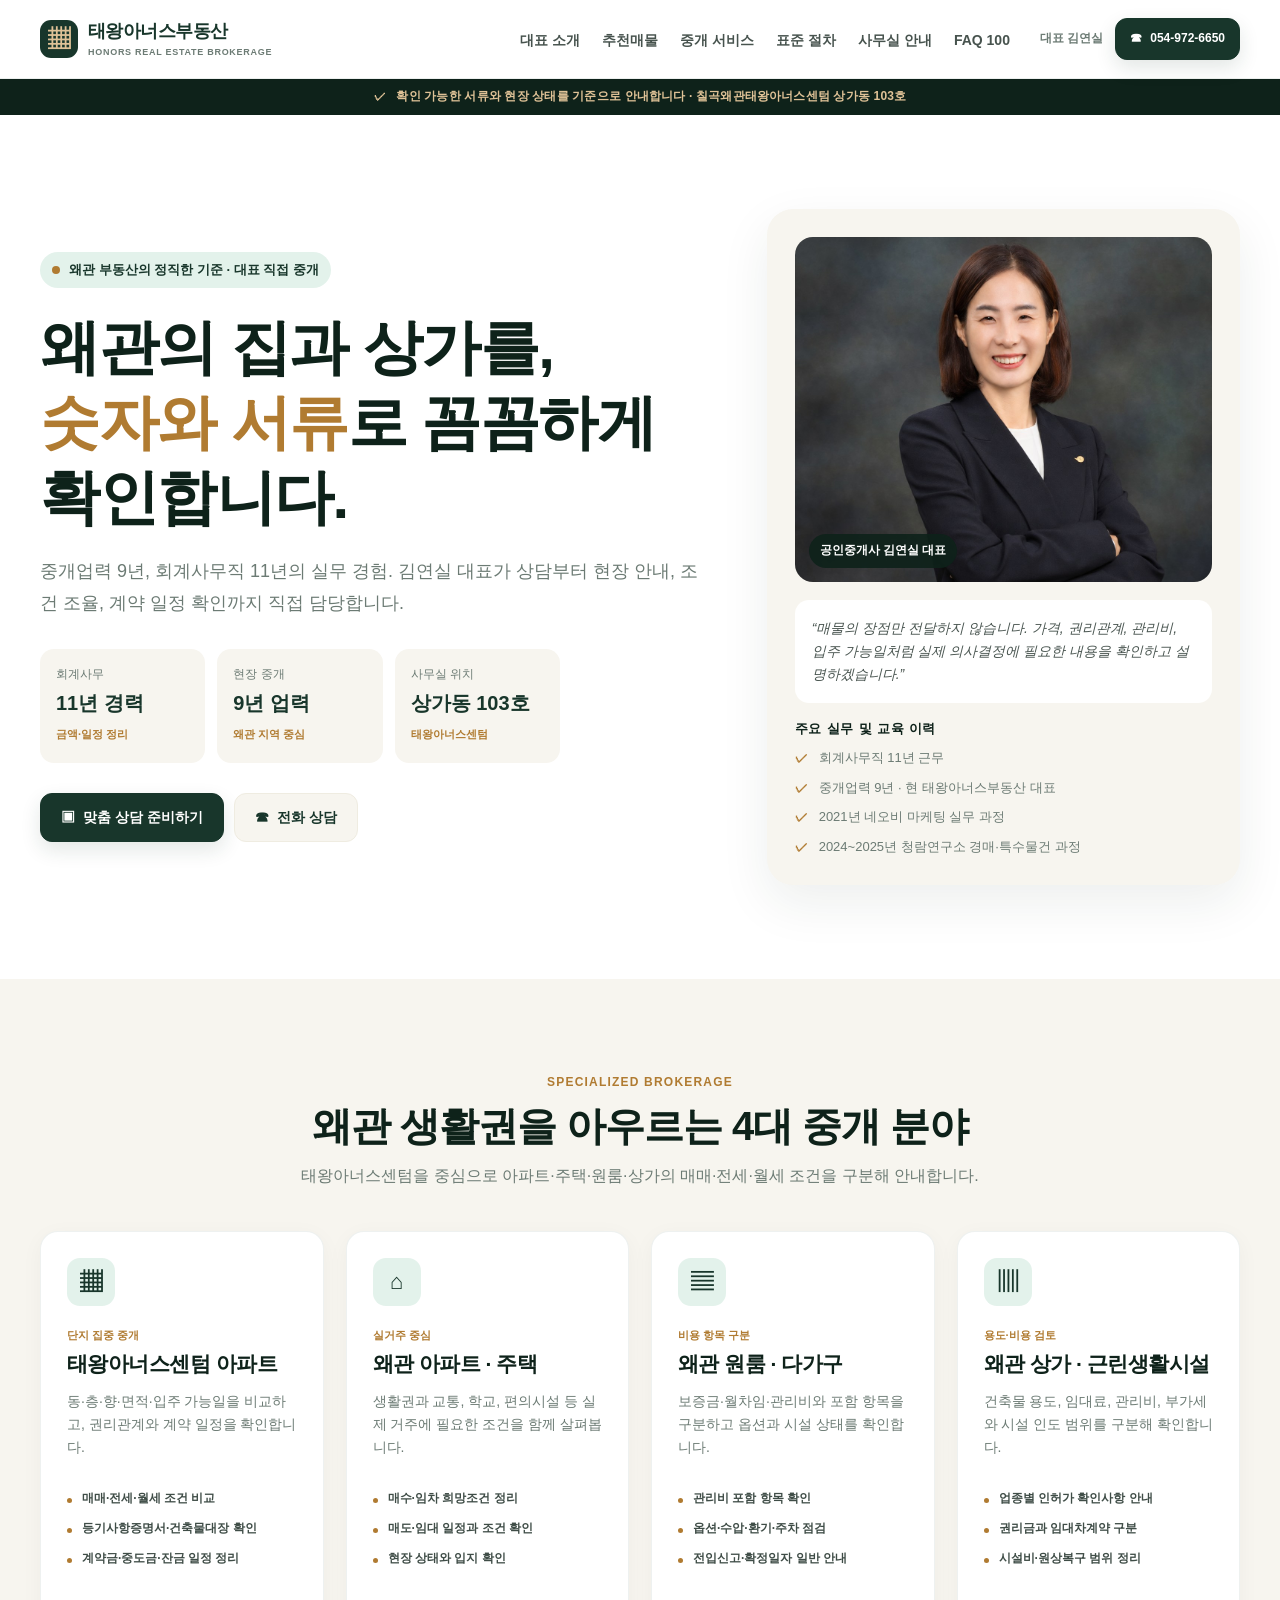
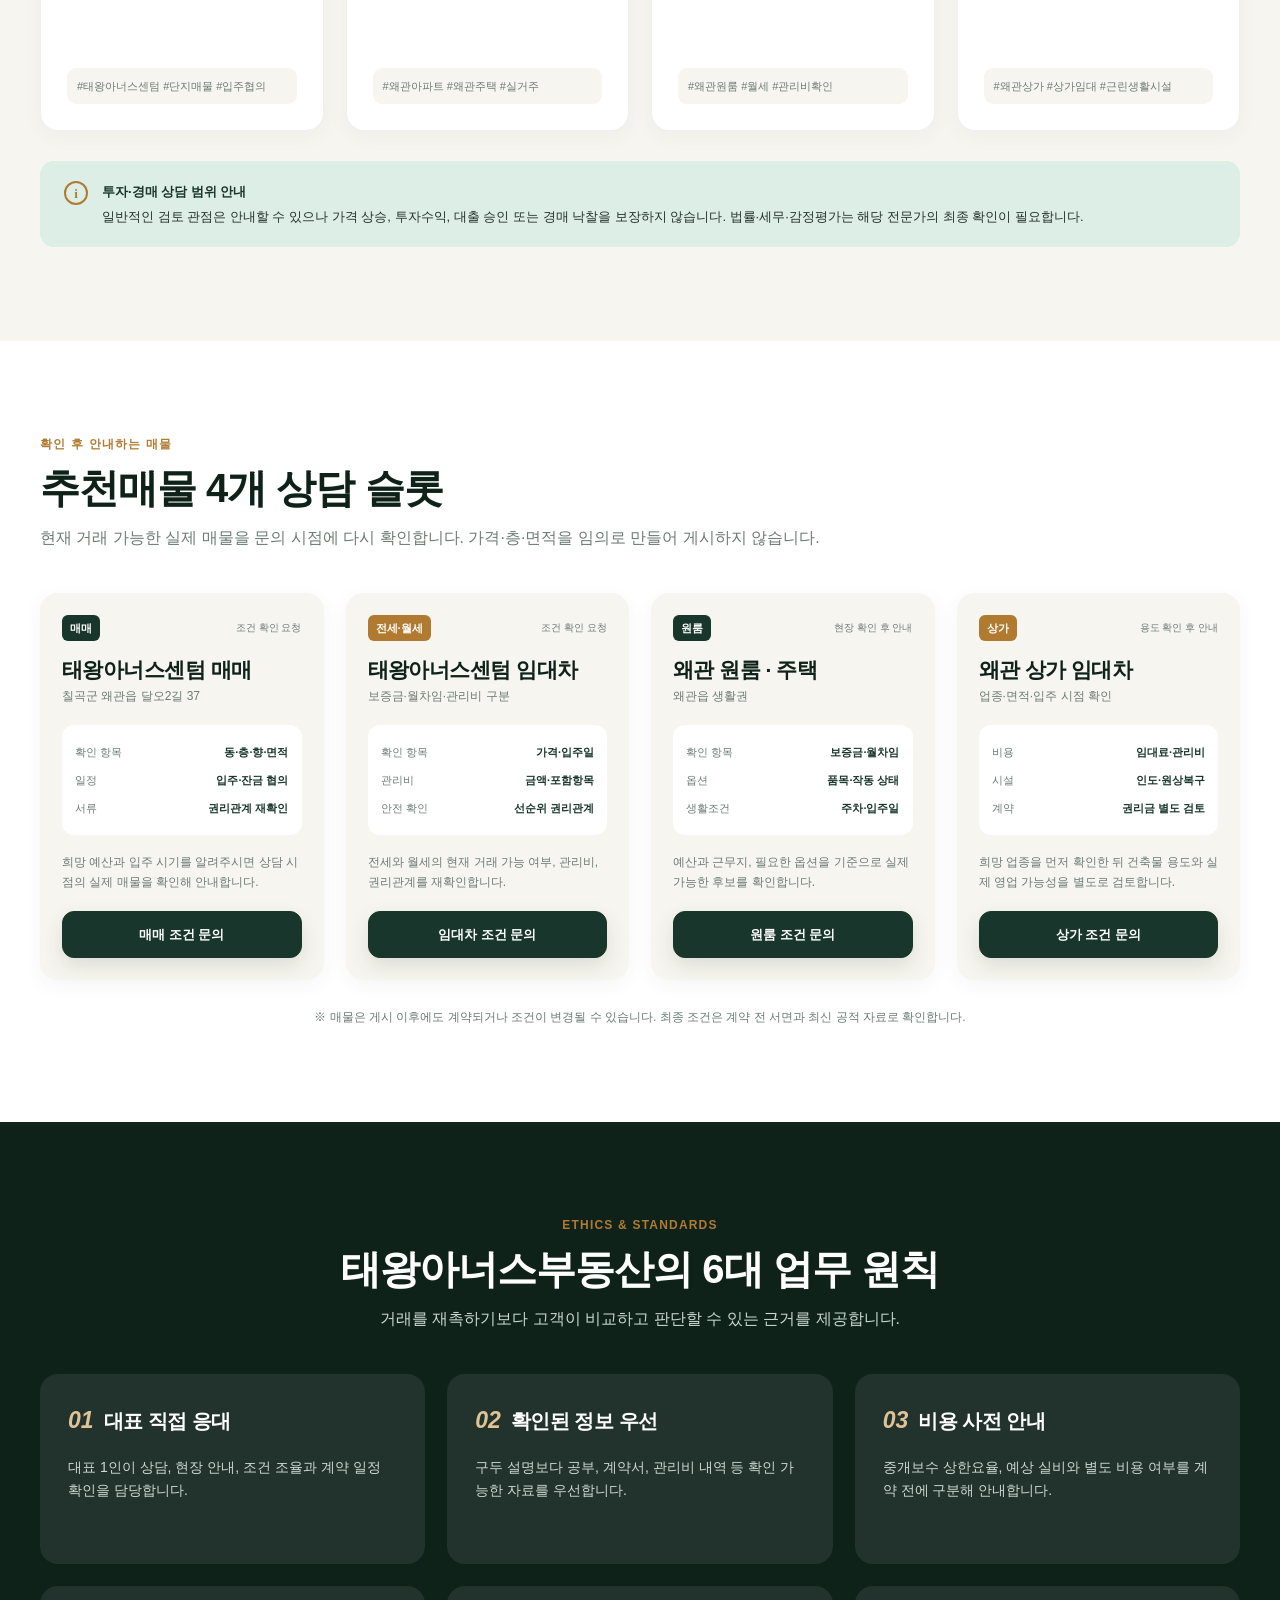
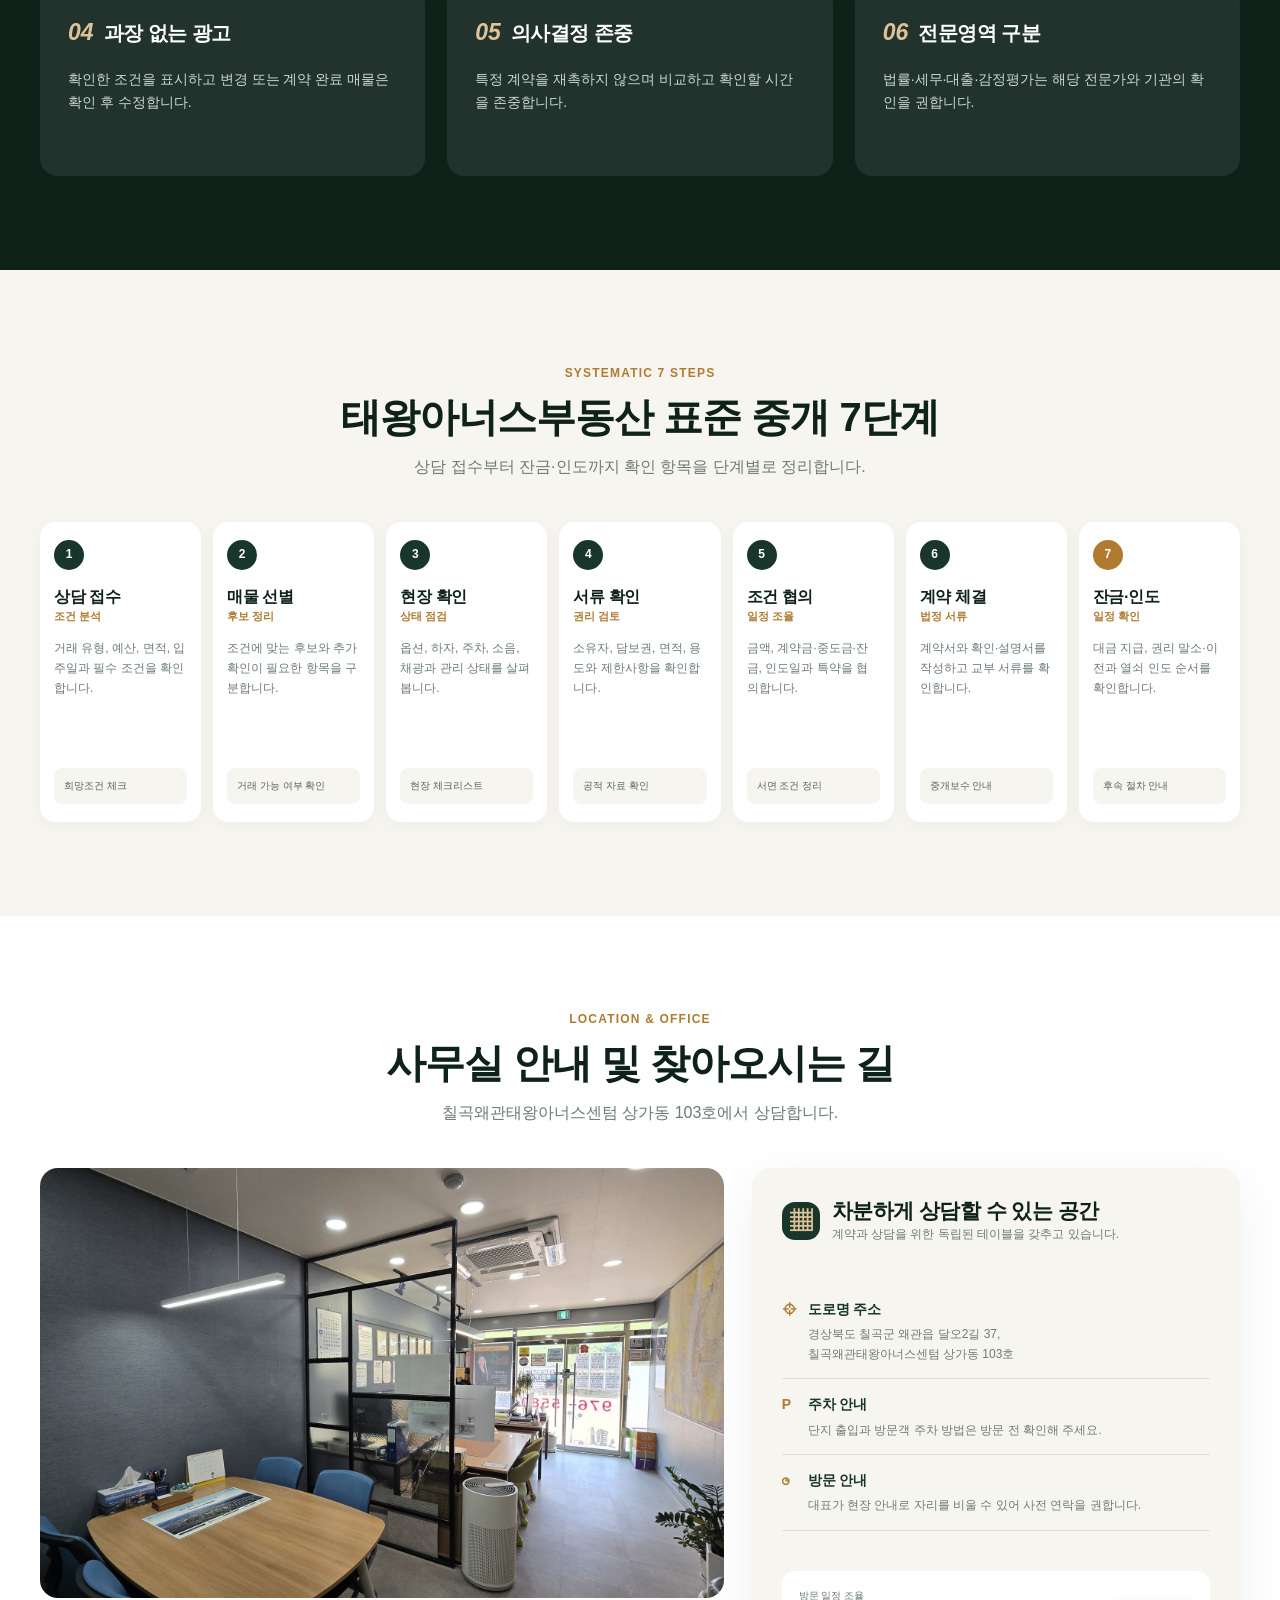
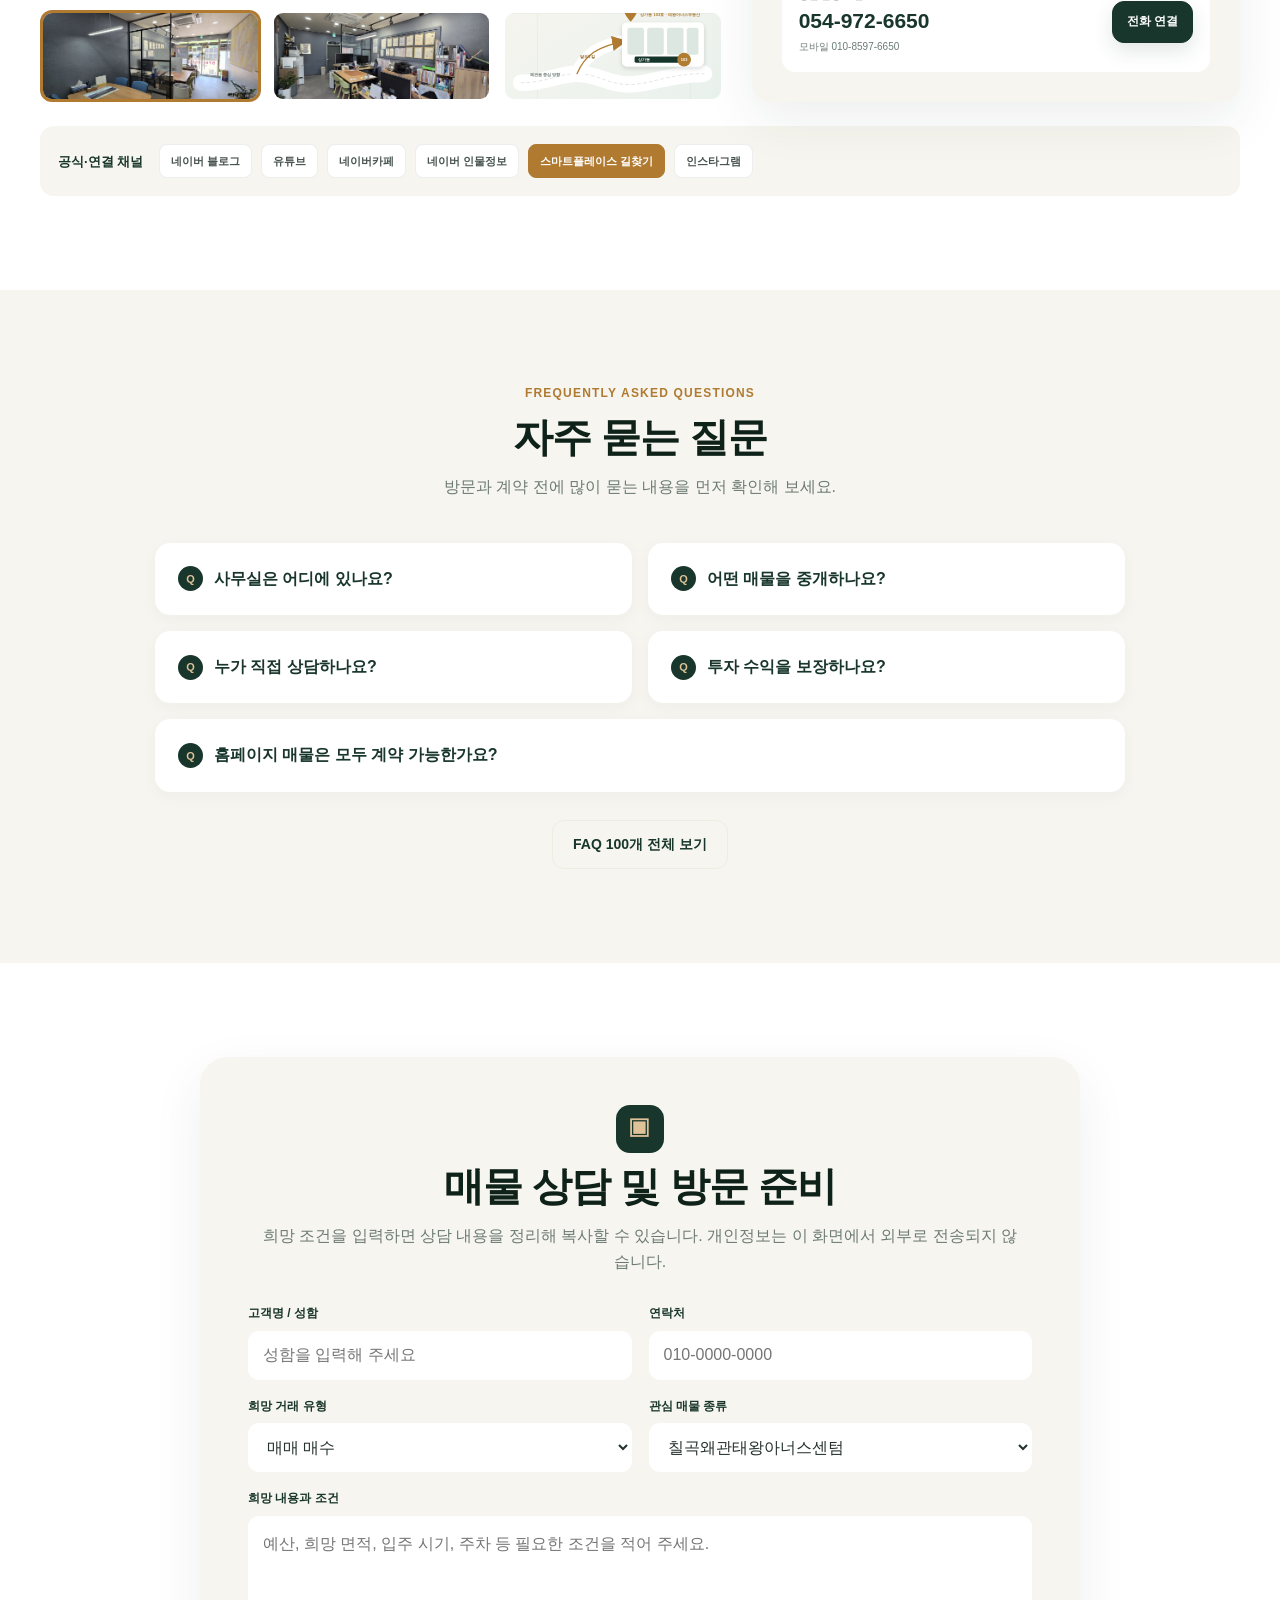
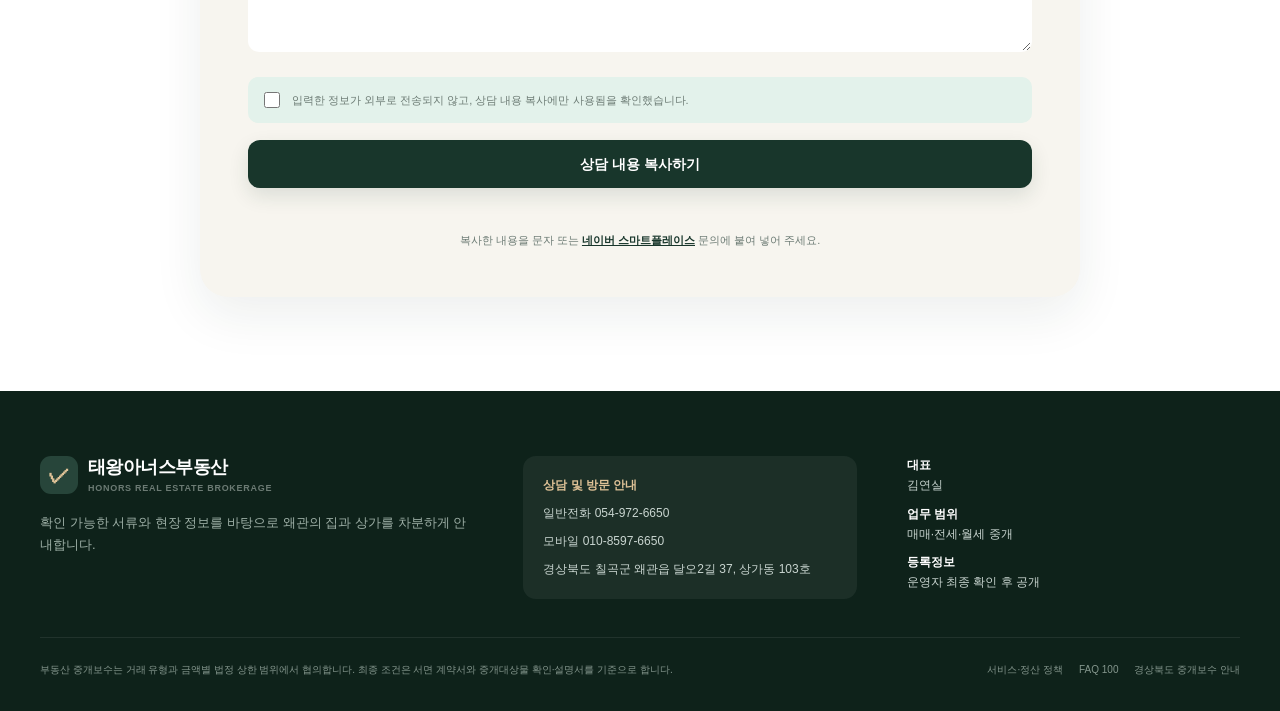
<file: index.html>
<!doctype html>
<html lang="ko">
<head>
  <meta charset="utf-8">
  <meta name="viewport" content="width=device-width,initial-scale=1">
  <meta name="theme-color" content="#18362b">
  <meta name="description" content="칠곡군 왜관읍 태왕아너스부동산. 김연실 대표가 칠곡왜관태왕아너스센텀과 왜관 아파트·원룸·주택·상가의 매매·전세·월세 중개를 직접 안내합니다.">
  <title>태왕아너스부동산 | 왜관 아파트·원룸·주택·상가 중개</title>
  <link rel="stylesheet" href="styles.css">
</head>
<body>
  <a class="skip-link" href="#main">본문으로 바로가기</a>

  <header class="site-header" id="top">
    <div class="header-inner container">
      <a class="brand" href="#top" aria-label="태왕아너스부동산 홈">
        <span class="brand-mark" aria-hidden="true">▦</span>
        <span class="brand-copy">
          <strong>태왕아너스부동산</strong>
          <small>HONORS REAL ESTATE BROKERAGE</small>
        </span>
      </a>

      <button class="nav-toggle" type="button" aria-expanded="false" aria-controls="primary-nav">
        <span class="sr-only">메뉴 열기</span>
        <span></span><span></span><span></span>
      </button>

      <nav class="primary-nav" id="primary-nav" aria-label="주요 메뉴">
        <a href="#about">대표 소개</a>
        <a href="#properties">추천매물</a>
        <a href="#services">중개 서비스</a>
        <a href="#process">표준 절차</a>
        <a href="#office">사무실 안내</a>
        <a href="document.html?doc=faq">FAQ 100</a>
      </nav>

      <div class="header-contact">
        <span class="header-rep">대표 김연실</span>
        <a class="button button-small" href="tel:0549726650">
          <span aria-hidden="true">☎</span><span>054-972-6650</span>
        </a>
      </div>
    </div>
  </header>

  <main id="main">
    <div class="trust-strip">
      <div class="container"><span aria-hidden="true">✓</span> 확인 가능한 서류와 현장 상태를 기준으로 안내합니다 · 칠곡왜관태왕아너스센텀 상가동 103호</div>
    </div>

    <section class="hero section" id="about">
      <div class="container hero-grid">
        <div class="hero-copy reveal">
          <p class="eyebrow"><span></span> 왜관 부동산의 정직한 기준 · 대표 직접 중개</p>
          <h1>왜관의 집과 상가를,<br><em>숫자와 서류</em>로 꼼꼼하게 확인합니다.</h1>
          <p class="lead">중개업력 9년, 회계사무직 11년의 실무 경험. 김연실 대표가 상담부터 현장 안내, 조건 조율, 계약 일정 확인까지 직접 담당합니다.</p>

          <dl class="credential-grid" aria-label="대표 주요 경력">
            <div><dt>회계사무</dt><dd>11년 경력</dd><small>금액·일정 정리</small></div>
            <div><dt>현장 중개</dt><dd>9년 업력</dd><small>왜관 지역 중심</small></div>
            <div><dt>사무실 위치</dt><dd>상가동 103호</dd><small>태왕아너스센텀</small></div>
          </dl>

          <div class="hero-actions">
            <a class="button" href="#consultation"><span aria-hidden="true">▣</span> 맞춤 상담 준비하기</a>
            <a class="button button-secondary" href="tel:0549726650"><span aria-hidden="true">☎</span> 전화 상담</a>
          </div>
        </div>

        <article class="profile-card reveal" aria-labelledby="profile-title">
          <div class="profile-image-wrap">
            <img src="assets/kim-yeonsil-portrait.jpg" alt="태왕아너스부동산 김연실 대표" width="1122" height="1402">
            <span class="profile-badge">공인중개사 김연실 대표</span>
          </div>
          <blockquote>“매물의 장점만 전달하지 않습니다. 가격, 권리관계, 관리비, 입주 가능일처럼 실제 의사결정에 필요한 내용을 확인하고 설명하겠습니다.”</blockquote>
          <div>
            <h2 id="profile-title">주요 실무 및 교육 이력</h2>
            <ul class="check-list compact">
              <li>회계사무직 11년 근무</li>
              <li>중개업력 9년 · 현 태왕아너스부동산 대표</li>
              <li>2021년 네오비 마케팅 실무 과정</li>
              <li>2024~2025년 청람연구소 경매·특수물건 과정</li>
            </ul>
          </div>
        </article>
      </div>
    </section>

    <section class="section section-ivory" id="services">
      <div class="container">
        <header class="section-heading reveal">
          <span>SPECIALIZED BROKERAGE</span>
          <h2>왜관 생활권을 아우르는 4대 중개 분야</h2>
          <p>태왕아너스센텀을 중심으로 아파트·주택·원룸·상가의 매매·전세·월세 조건을 구분해 안내합니다.</p>
        </header>

        <div class="service-grid">
          <article class="service-card reveal">
            <div class="icon-box" aria-hidden="true">▦</div>
            <span class="card-kicker">단지 집중 중개</span>
            <h3>태왕아너스센텀 아파트</h3>
            <p>동·층·향·면적·입주 가능일을 비교하고, 권리관계와 계약 일정을 확인합니다.</p>
            <ul class="dot-list">
              <li>매매·전세·월세 조건 비교</li>
              <li>등기사항증명서·건축물대장 확인</li>
              <li>계약금·중도금·잔금 일정 정리</li>
            </ul>
            <span class="tag-line">#태왕아너스센텀 #단지매물 #입주협의</span>
          </article>

          <article class="service-card reveal">
            <div class="icon-box" aria-hidden="true">⌂</div>
            <span class="card-kicker">실거주 중심</span>
            <h3>왜관 아파트 · 주택</h3>
            <p>생활권과 교통, 학교, 편의시설 등 실제 거주에 필요한 조건을 함께 살펴봅니다.</p>
            <ul class="dot-list">
              <li>매수·임차 희망조건 정리</li>
              <li>매도·임대 일정과 조건 확인</li>
              <li>현장 상태와 입지 확인</li>
            </ul>
            <span class="tag-line">#왜관아파트 #왜관주택 #실거주</span>
          </article>

          <article class="service-card reveal">
            <div class="icon-box" aria-hidden="true">▤</div>
            <span class="card-kicker">비용 항목 구분</span>
            <h3>왜관 원룸 · 다가구</h3>
            <p>보증금·월차임·관리비와 포함 항목을 구분하고 옵션과 시설 상태를 확인합니다.</p>
            <ul class="dot-list">
              <li>관리비 포함 항목 확인</li>
              <li>옵션·수압·환기·주차 점검</li>
              <li>전입신고·확정일자 일반 안내</li>
            </ul>
            <span class="tag-line">#왜관원룸 #월세 #관리비확인</span>
          </article>

          <article class="service-card reveal">
            <div class="icon-box" aria-hidden="true">▥</div>
            <span class="card-kicker">용도·비용 검토</span>
            <h3>왜관 상가 · 근린생활시설</h3>
            <p>건축물 용도, 임대료, 관리비, 부가세와 시설 인도 범위를 구분해 확인합니다.</p>
            <ul class="dot-list">
              <li>업종별 인허가 확인사항 안내</li>
              <li>권리금과 임대차계약 구분</li>
              <li>시설비·원상복구 범위 정리</li>
            </ul>
            <span class="tag-line">#왜관상가 #상가임대 #근린생활시설</span>
          </article>
        </div>

        <aside class="notice-card reveal">
          <span class="notice-icon" aria-hidden="true">i</span>
          <p><strong>투자·경매 상담 범위 안내</strong> 일반적인 검토 관점은 안내할 수 있으나 가격 상승, 투자수익, 대출 승인 또는 경매 낙찰을 보장하지 않습니다. 법률·세무·감정평가는 해당 전문가의 최종 확인이 필요합니다.</p>
        </aside>
      </div>
    </section>

    <section class="section" id="properties">
      <div class="container">
        <header class="section-heading align-left reveal">
          <span>확인 후 안내하는 매물</span>
          <h2>추천매물 4개 상담 슬롯</h2>
          <p>현재 거래 가능한 실제 매물을 문의 시점에 다시 확인합니다. 가격·층·면적을 임의로 만들어 게시하지 않습니다.</p>
        </header>

        <div class="property-grid">
          <article class="property-card reveal">
            <div class="property-top"><span class="status-chip">매매</span><span>조건 확인 요청</span></div>
            <h3>태왕아너스센텀 매매</h3>
            <p class="property-place">칠곡군 왜관읍 달오2길 37</p>
            <dl><div><dt>확인 항목</dt><dd>동·층·향·면적</dd></div><div><dt>일정</dt><dd>입주·잔금 협의</dd></div><div><dt>서류</dt><dd>권리관계 재확인</dd></div></dl>
            <p>희망 예산과 입주 시기를 알려주시면 상담 시점의 실제 매물을 확인해 안내합니다.</p>
            <a class="button button-card" href="#consultation">매매 조건 문의</a>
          </article>

          <article class="property-card reveal">
            <div class="property-top"><span class="status-chip gold">전세·월세</span><span>조건 확인 요청</span></div>
            <h3>태왕아너스센텀 임대차</h3>
            <p class="property-place">보증금·월차임·관리비 구분</p>
            <dl><div><dt>확인 항목</dt><dd>가격·입주일</dd></div><div><dt>관리비</dt><dd>금액·포함항목</dd></div><div><dt>안전 확인</dt><dd>선순위 권리관계</dd></div></dl>
            <p>전세와 월세의 현재 거래 가능 여부, 관리비, 권리관계를 재확인합니다.</p>
            <a class="button button-card" href="#consultation">임대차 조건 문의</a>
          </article>

          <article class="property-card reveal">
            <div class="property-top"><span class="status-chip">원룸</span><span>현장 확인 후 안내</span></div>
            <h3>왜관 원룸 · 주택</h3>
            <p class="property-place">왜관읍 생활권</p>
            <dl><div><dt>확인 항목</dt><dd>보증금·월차임</dd></div><div><dt>옵션</dt><dd>품목·작동 상태</dd></div><div><dt>생활조건</dt><dd>주차·입주일</dd></div></dl>
            <p>예산과 근무지, 필요한 옵션을 기준으로 실제 가능한 후보를 확인합니다.</p>
            <a class="button button-card" href="#consultation">원룸 조건 문의</a>
          </article>

          <article class="property-card reveal">
            <div class="property-top"><span class="status-chip gold">상가</span><span>용도 확인 후 안내</span></div>
            <h3>왜관 상가 임대차</h3>
            <p class="property-place">업종·면적·입주 시점 확인</p>
            <dl><div><dt>비용</dt><dd>임대료·관리비</dd></div><div><dt>시설</dt><dd>인도·원상복구</dd></div><div><dt>계약</dt><dd>권리금 별도 검토</dd></div></dl>
            <p>희망 업종을 먼저 확인한 뒤 건축물 용도와 실제 영업 가능성을 별도로 검토합니다.</p>
            <a class="button button-card" href="#consultation">상가 조건 문의</a>
          </article>
        </div>

        <p class="section-footnote">※ 매물은 게시 이후에도 계약되거나 조건이 변경될 수 있습니다. 최종 조건은 계약 전 서면과 최신 공적 자료로 확인합니다.</p>
      </div>
    </section>

    <section class="section standards" id="standards">
      <div class="container">
        <header class="section-heading inverse reveal">
          <span>ETHICS &amp; STANDARDS</span>
          <h2>태왕아너스부동산의 6대 업무 원칙</h2>
          <p>거래를 재촉하기보다 고객이 비교하고 판단할 수 있는 근거를 제공합니다.</p>
        </header>

        <div class="standard-grid">
          <article class="reveal"><span>01</span><h3>대표 직접 응대</h3><p>대표 1인이 상담, 현장 안내, 조건 조율과 계약 일정 확인을 담당합니다.</p></article>
          <article class="reveal"><span>02</span><h3>확인된 정보 우선</h3><p>구두 설명보다 공부, 계약서, 관리비 내역 등 확인 가능한 자료를 우선합니다.</p></article>
          <article class="reveal"><span>03</span><h3>비용 사전 안내</h3><p>중개보수 상한요율, 예상 실비와 별도 비용 여부를 계약 전에 구분해 안내합니다.</p></article>
          <article class="reveal"><span>04</span><h3>과장 없는 광고</h3><p>확인한 조건을 표시하고 변경 또는 계약 완료 매물은 확인 후 수정합니다.</p></article>
          <article class="reveal"><span>05</span><h3>의사결정 존중</h3><p>특정 계약을 재촉하지 않으며 비교하고 확인할 시간을 존중합니다.</p></article>
          <article class="reveal"><span>06</span><h3>전문영역 구분</h3><p>법률·세무·대출·감정평가는 해당 전문가와 기관의 확인을 권합니다.</p></article>
        </div>
      </div>
    </section>

    <section class="section section-ivory" id="process">
      <div class="container">
        <header class="section-heading reveal">
          <span>SYSTEMATIC 7 STEPS</span>
          <h2>태왕아너스부동산 표준 중개 7단계</h2>
          <p>상담 접수부터 잔금·인도까지 확인 항목을 단계별로 정리합니다.</p>
        </header>

        <ol class="process-grid">
          <li class="reveal"><b>1</b><h3>상담 접수</h3><span>조건 분석</span><p>거래 유형, 예산, 면적, 입주일과 필수 조건을 확인합니다.</p><small>희망조건 체크</small></li>
          <li class="reveal"><b>2</b><h3>매물 선별</h3><span>후보 정리</span><p>조건에 맞는 후보와 추가 확인이 필요한 항목을 구분합니다.</p><small>거래 가능 여부 확인</small></li>
          <li class="reveal"><b>3</b><h3>현장 확인</h3><span>상태 점검</span><p>옵션, 하자, 주차, 소음, 채광과 관리 상태를 살펴봅니다.</p><small>현장 체크리스트</small></li>
          <li class="reveal"><b>4</b><h3>서류 확인</h3><span>권리 검토</span><p>소유자, 담보권, 면적, 용도와 제한사항을 확인합니다.</p><small>공적 자료 확인</small></li>
          <li class="reveal"><b>5</b><h3>조건 협의</h3><span>일정 조율</span><p>금액, 계약금·중도금·잔금, 인도일과 특약을 협의합니다.</p><small>서면 조건 정리</small></li>
          <li class="reveal"><b>6</b><h3>계약 체결</h3><span>법정 서류</span><p>계약서와 확인·설명서를 작성하고 교부 서류를 확인합니다.</p><small>중개보수 안내</small></li>
          <li class="reveal"><b>7</b><h3>잔금·인도</h3><span>일정 확인</span><p>대금 지급, 권리 말소·이전과 열쇠 인도 순서를 확인합니다.</p><small>후속 절차 안내</small></li>
        </ol>
      </div>
    </section>

    <section class="section" id="office">
      <div class="container">
        <header class="section-heading reveal">
          <span>LOCATION &amp; OFFICE</span>
          <h2>사무실 안내 및 찾아오시는 길</h2>
          <p>칠곡왜관태왕아너스센텀 상가동 103호에서 상담합니다.</p>
        </header>

        <div class="office-grid">
          <div class="office-gallery reveal">
            <figure class="office-main"><img src="assets/office-consulting-room.jpg" alt="태왕아너스부동산 고객 상담 공간" width="2000" height="1126"></figure>
            <div class="office-thumbs">
              <button class="office-thumb active" type="button" data-image="assets/office-consulting-room.jpg" data-alt="태왕아너스부동산 고객 상담 공간"><img src="assets/office-consulting-room.jpg" alt="상담 공간 보기"></button>
              <button class="office-thumb" type="button" data-image="assets/office-workspace.jpg" data-alt="태왕아너스부동산 사무실 업무 공간"><img src="assets/office-workspace.jpg" alt="업무 공간 보기"></button>
              <button class="office-thumb" type="button" data-image="assets/directions-map.svg" data-alt="태왕아너스부동산 찾아오시는 길 개략도"><img src="assets/directions-map.svg" alt="찾아오시는 길 개략도 보기"></button>
            </div>
          </div>

          <aside class="office-card reveal">
            <div class="office-title"><span class="icon-box small" aria-hidden="true">▦</span><div><h3>차분하게 상담할 수 있는 공간</h3><p>계약과 상담을 위한 독립된 테이블을 갖추고 있습니다.</p></div></div>
            <dl class="office-details">
              <div><dt><span aria-hidden="true">⌖</span> 도로명 주소</dt><dd>경상북도 칠곡군 왜관읍 달오2길 37,<br>칠곡왜관태왕아너스센텀 상가동 103호</dd></div>
              <div><dt><span aria-hidden="true">P</span> 주차 안내</dt><dd>단지 출입과 방문객 주차 방법은 방문 전 확인해 주세요.</dd></div>
              <div><dt><span aria-hidden="true">◷</span> 방문 안내</dt><dd>대표가 현장 안내로 자리를 비울 수 있어 사전 연락을 권합니다.</dd></div>
            </dl>
            <div class="office-call"><div><small>방문 일정 조율</small><strong>054-972-6650</strong><span>모바일 010-8597-6650</span></div><a class="button button-small" href="tel:0549726650">전화 연결</a></div>
          </aside>
        </div>

        <div class="channel-bar reveal" aria-label="공식 연결 채널">
          <strong>공식·연결 채널</strong>
          <a href="https://blog.naver.com/susu6650" target="_blank" rel="noopener">네이버 블로그</a>
          <a href="https://www.youtube.com/@sil6650" target="_blank" rel="noopener">유튜브</a>
          <a href="https://cafe.naver.com/susu6650" target="_blank" rel="noopener">네이버카페</a>
          <a href="https://search.naver.com/search.naver?where=nexearch&amp;sm=tab_etc&amp;mra=bjky&amp;pkid=1&amp;os=32507144&amp;qvt=0&amp;query=%EA%B9%80%EC%97%B0%EC%8B%A4" target="_blank" rel="noopener">네이버 인물정보</a>
          <a class="channel-primary" href="https://naver.me/GlJMdVA6" target="_blank" rel="noopener">스마트플레이스 길찾기</a>
          <a href="https://www.instagram.com/kimyeonsil501/" target="_blank" rel="noopener">인스타그램</a>
        </div>
      </div>
    </section>

    <section class="section section-ivory" id="faq-preview">
      <div class="container">
        <header class="section-heading reveal">
          <span>FREQUENTLY ASKED QUESTIONS</span>
          <h2>자주 묻는 질문</h2>
          <p>방문과 계약 전에 많이 묻는 내용을 먼저 확인해 보세요.</p>
        </header>

        <div class="faq-grid">
          <details class="faq-card reveal"><summary><span>Q</span>사무실은 어디에 있나요?</summary><p>경상북도 칠곡군 왜관읍 달오2길 37, 칠곡왜관태왕아너스센텀 상가동 103호에 있습니다.</p></details>
          <details class="faq-card reveal"><summary><span>Q</span>어떤 매물을 중개하나요?</summary><p>태왕아너스센텀을 중심으로 왜관 지역의 아파트, 원룸, 주택, 상가 매매·전세·월세를 중개합니다.</p></details>
          <details class="faq-card reveal"><summary><span>Q</span>누가 직접 상담하나요?</summary><p>김연실 대표가 상담부터 매물 안내, 조건 조율과 계약 일정 확인까지 직접 담당합니다.</p></details>
          <details class="faq-card reveal"><summary><span>Q</span>투자 수익을 보장하나요?</summary><p>아닙니다. 확인 가능한 정보는 안내하지만 가격 상승, 임대수익, 대출 승인과 낙찰 가능성은 보장하지 않습니다.</p></details>
          <details class="faq-card reveal wide"><summary><span>Q</span>홈페이지 매물은 모두 계약 가능한가요?</summary><p>게시 후에도 조건이 바뀌거나 계약될 수 있습니다. 문의 시점에 거래 가능 여부와 최신 조건을 다시 확인합니다.</p></details>
        </div>
        <div class="center-action"><a class="button button-secondary" href="document.html?doc=faq">FAQ 100개 전체 보기</a></div>
      </div>
    </section>

    <section class="section consultation" id="consultation">
      <div class="container narrow">
        <div class="consultation-card reveal">
          <header class="section-heading">
            <span class="form-icon" aria-hidden="true">▣</span>
            <h2>매물 상담 및 방문 준비</h2>
            <p>희망 조건을 입력하면 상담 내용을 정리해 복사할 수 있습니다. 개인정보는 이 화면에서 외부로 전송되지 않습니다.</p>
          </header>

          <form id="consultation-form">
            <div class="form-grid">
              <label><span>고객명 / 성함</span><input name="name" type="text" autocomplete="name" placeholder="성함을 입력해 주세요" required></label>
              <label><span>연락처</span><input name="phone" type="tel" autocomplete="tel" placeholder="010-0000-0000" required></label>
              <label><span>희망 거래 유형</span><select name="transaction"><option>매매 매수</option><option>전세 임차</option><option>월세 임차</option><option>매도·임대 접수</option><option>일반 상담</option></select></label>
              <label><span>관심 매물 종류</span><select name="property"><option>칠곡왜관태왕아너스센텀</option><option>왜관 아파트·주택</option><option>왜관 원룸·다가구</option><option>왜관 상가</option><option>기타</option></select></label>
              <label class="full"><span>희망 내용과 조건</span><textarea name="message" rows="4" placeholder="예산, 희망 면적, 입주 시기, 주차 등 필요한 조건을 적어 주세요."></textarea></label>
            </div>
            <label class="privacy-check"><input type="checkbox" required><span>입력한 정보가 외부로 전송되지 않고, 상담 내용 복사에만 사용됨을 확인했습니다.</span></label>
            <button class="button button-full" type="submit">상담 내용 복사하기</button>
            <p class="form-status" id="form-status" role="status" aria-live="polite"></p>
          </form>
          <p class="contact-note">복사한 내용을 문자 또는 <a href="https://naver.me/GlJMdVA6" target="_blank" rel="noopener">네이버 스마트플레이스</a> 문의에 붙여 넣어 주세요.</p>
        </div>
      </div>
    </section>
  </main>

  <footer class="site-footer">
    <div class="container footer-grid">
      <div>
        <a class="brand footer-brand" href="#top"><span class="brand-mark">✓</span><span class="brand-copy"><strong>태왕아너스부동산</strong><small>HONORS REAL ESTATE BROKERAGE</small></span></a>
        <p>확인 가능한 서류와 현장 정보를 바탕으로 왜관의 집과 상가를 차분하게 안내합니다.</p>
      </div>
      <div class="footer-contact">
        <strong>상담 및 방문 안내</strong>
        <a href="tel:0549726650">일반전화 054-972-6650</a>
        <a href="tel:01085976650">모바일 010-8597-6650</a>
        <span>경상북도 칠곡군 왜관읍 달오2길 37, 상가동 103호</span>
      </div>
      <div class="footer-meta">
        <span><b>대표</b> 김연실</span>
        <span><b>업무 범위</b> 매매·전세·월세 중개</span>
        <span><b>등록정보</b> 운영자 최종 확인 후 공개</span>
      </div>
    </div>
    <div class="container footer-bottom">
      <p>부동산 중개보수는 거래 유형과 금액별 법정 상한 범위에서 협의합니다. 최종 조건은 서면 계약서와 중개대상물 확인·설명서를 기준으로 합니다.</p>
      <nav aria-label="정책 문서"><a href="document.html?doc=service-policy">서비스·정산 정책</a><a href="document.html?doc=faq">FAQ 100</a><a href="https://www.gb.go.kr/Main/economy/page.do?LARGE_CODE=1070&amp;MEDIUM_CODE=10&amp;SMALL_CODE=30&amp;mnu_uid=15502" target="_blank" rel="noopener">경상북도 중개보수 안내</a></nav>
    </div>
  </footer>

  <div class="mobile-actions" aria-label="빠른 문의">
    <a href="#consultation">상담 준비</a>
    <a href="tel:0549726650">전화 상담</a>
  </div>

  <script src="app.js" defer></script>
</body>
</html>
</file>
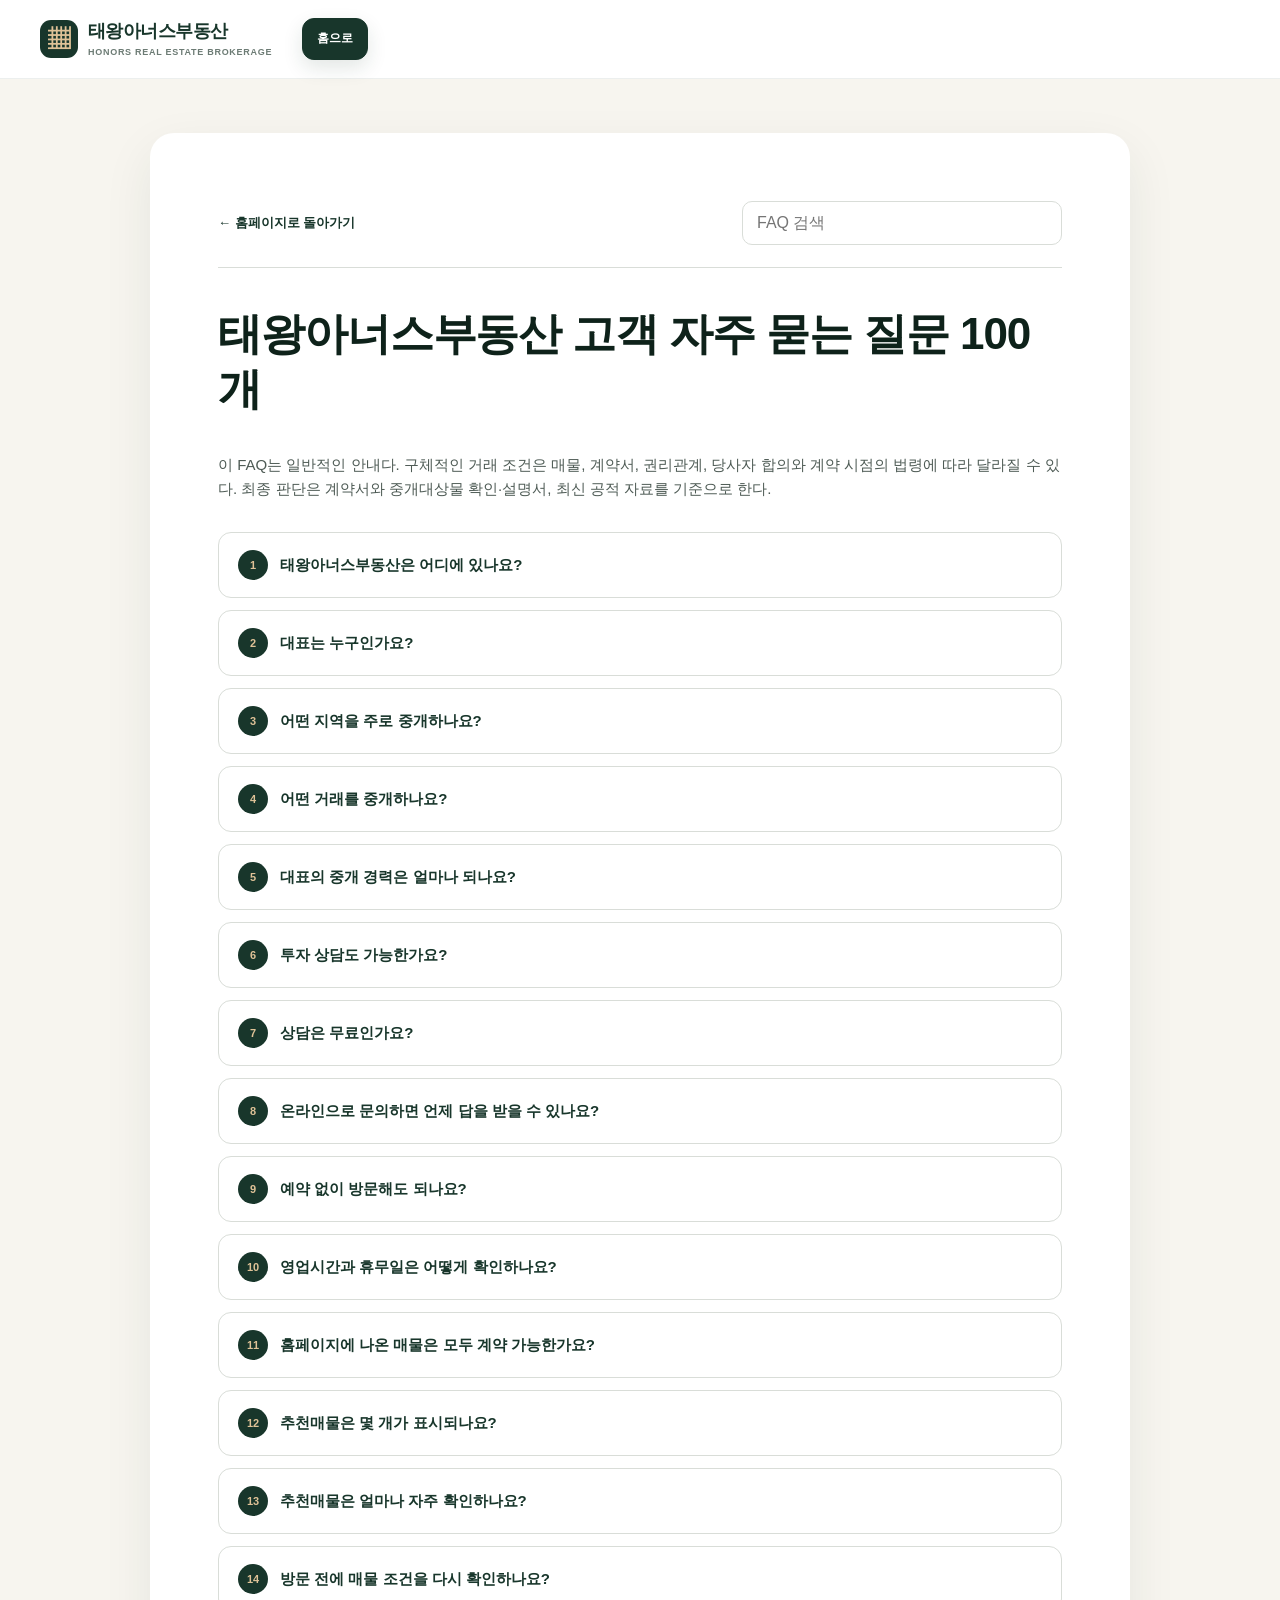
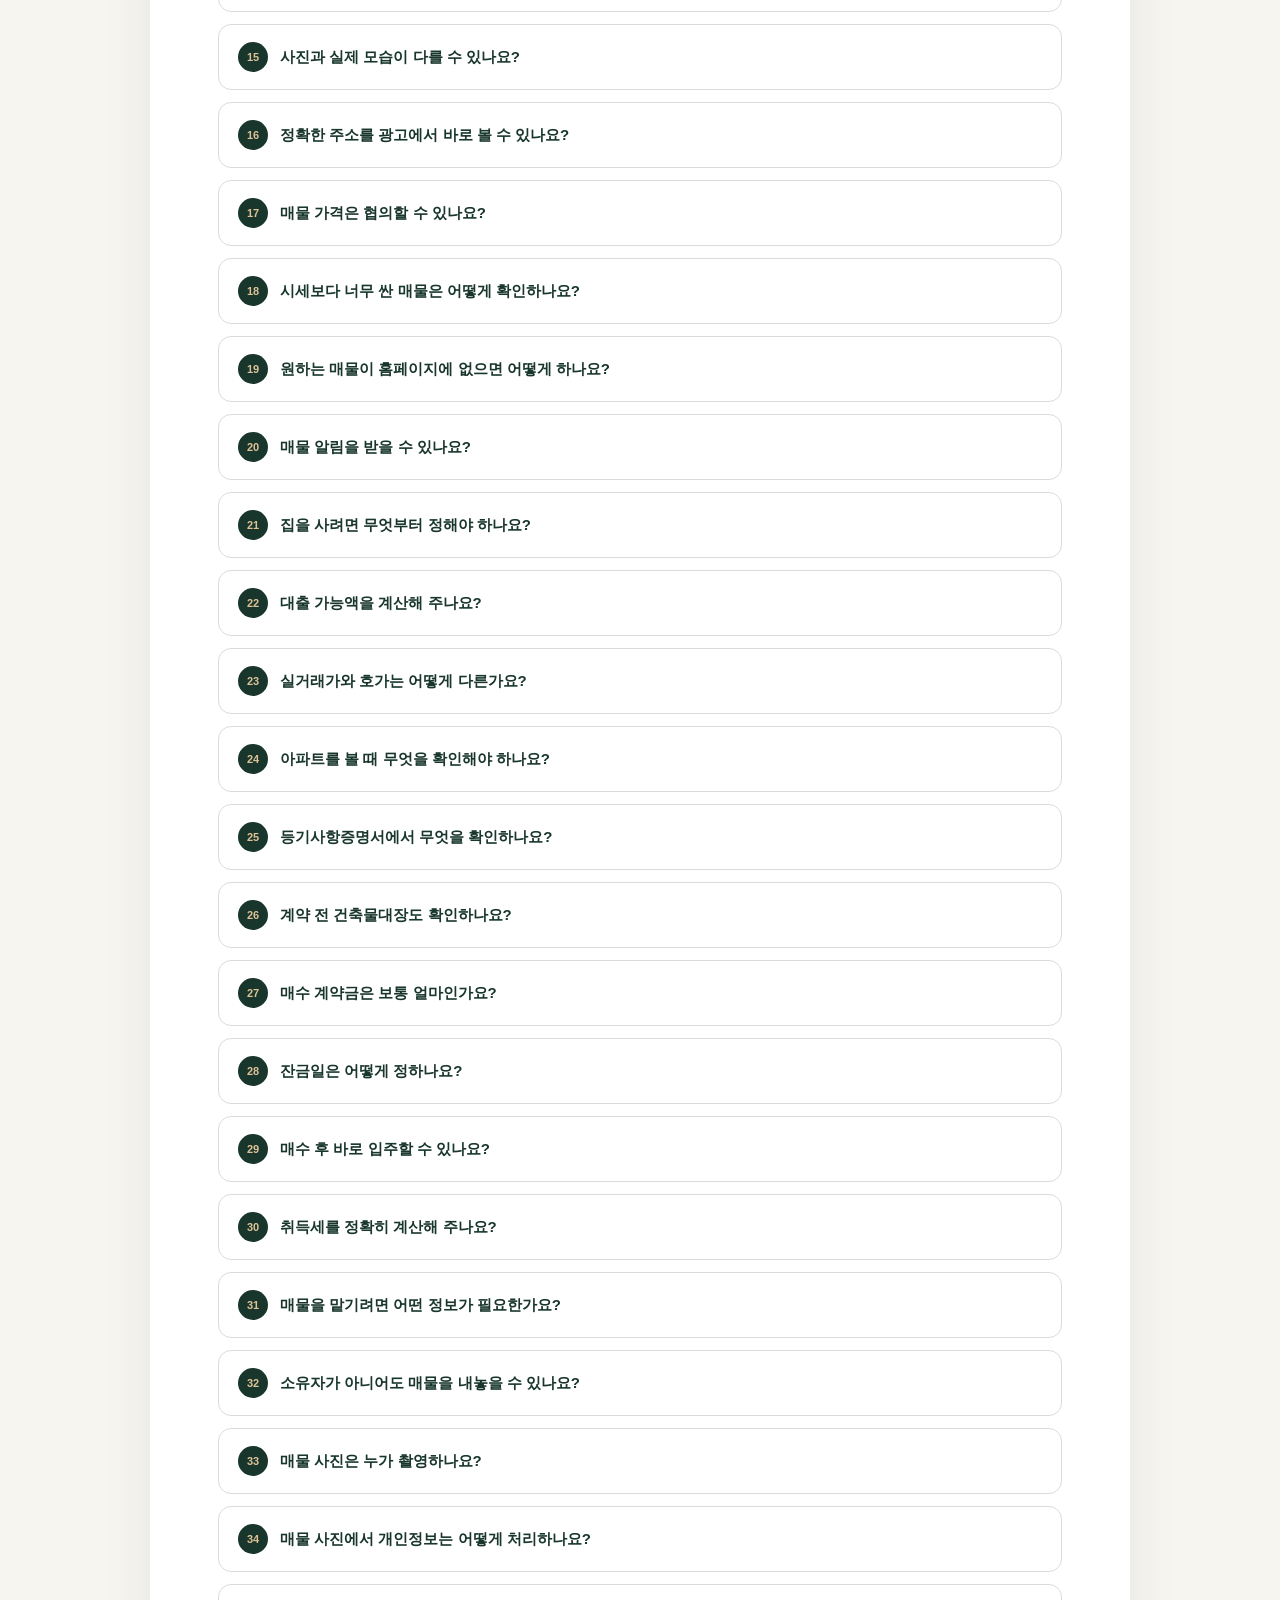
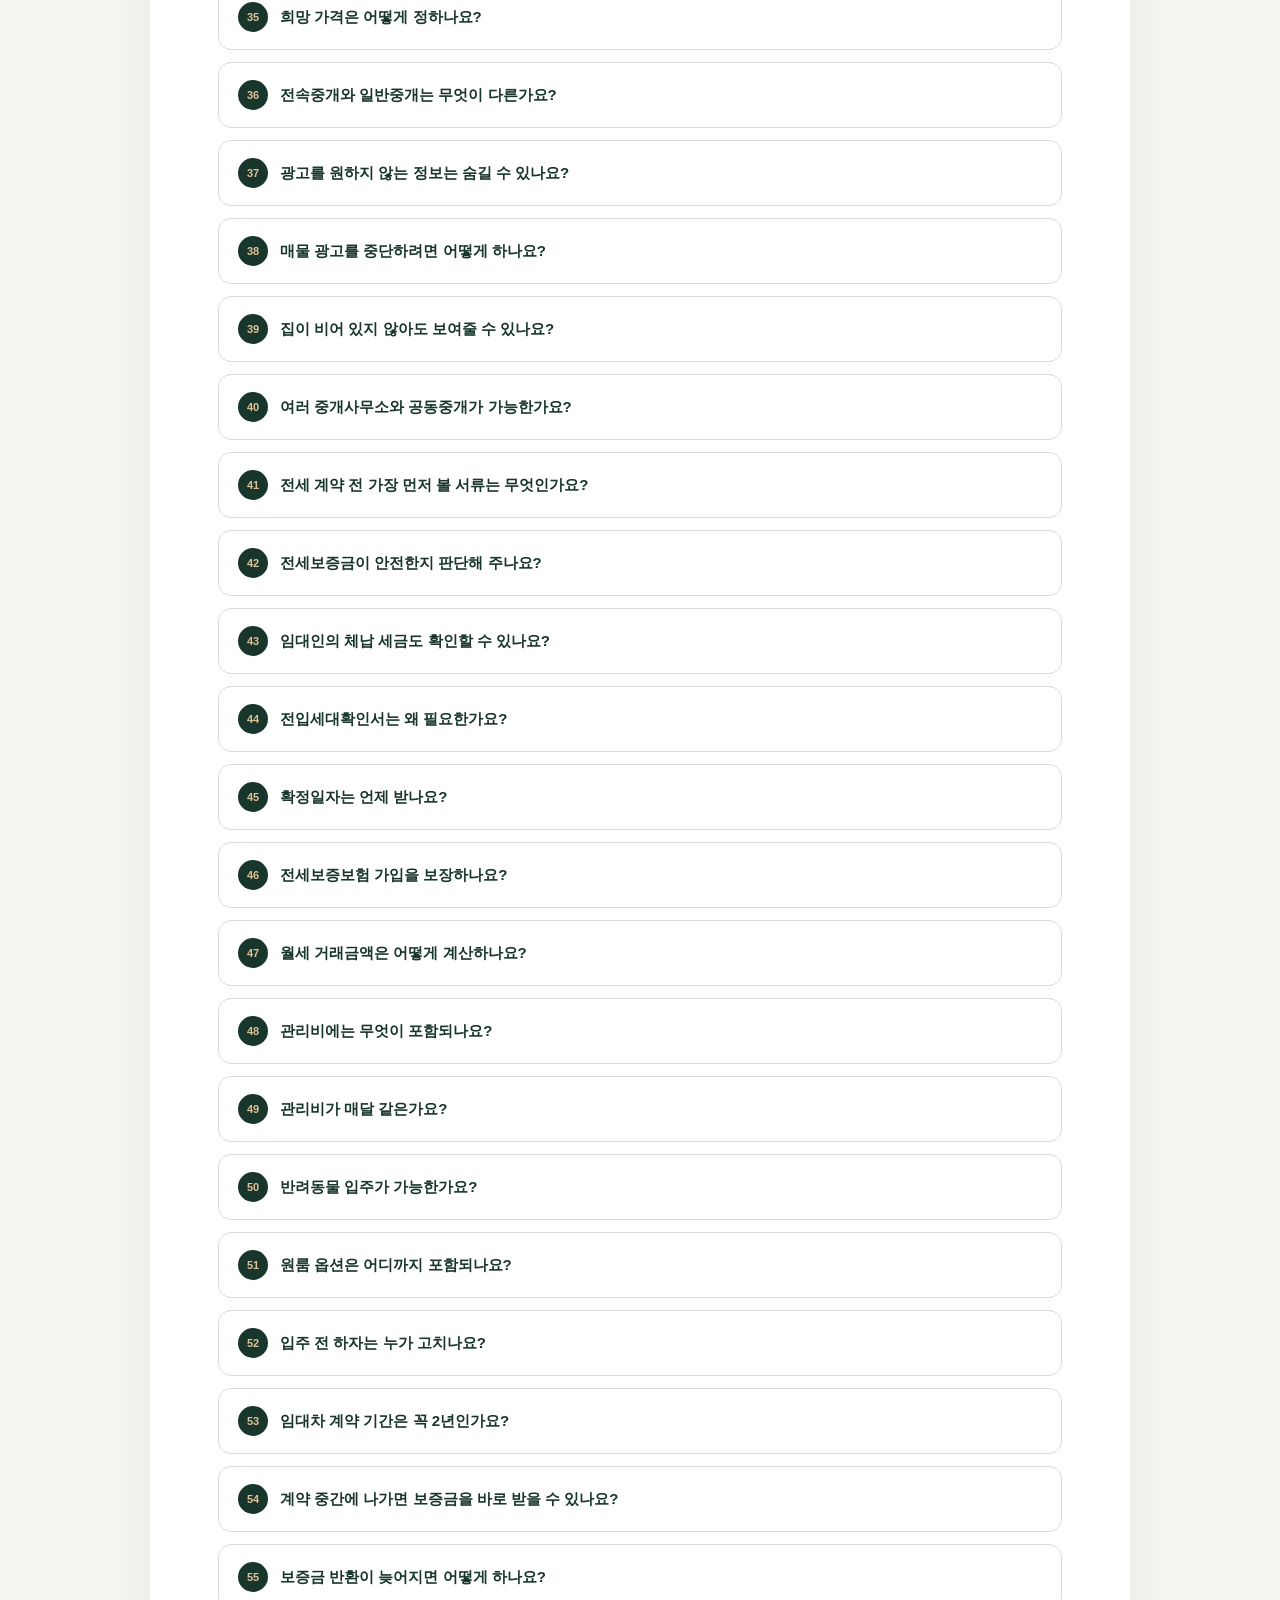
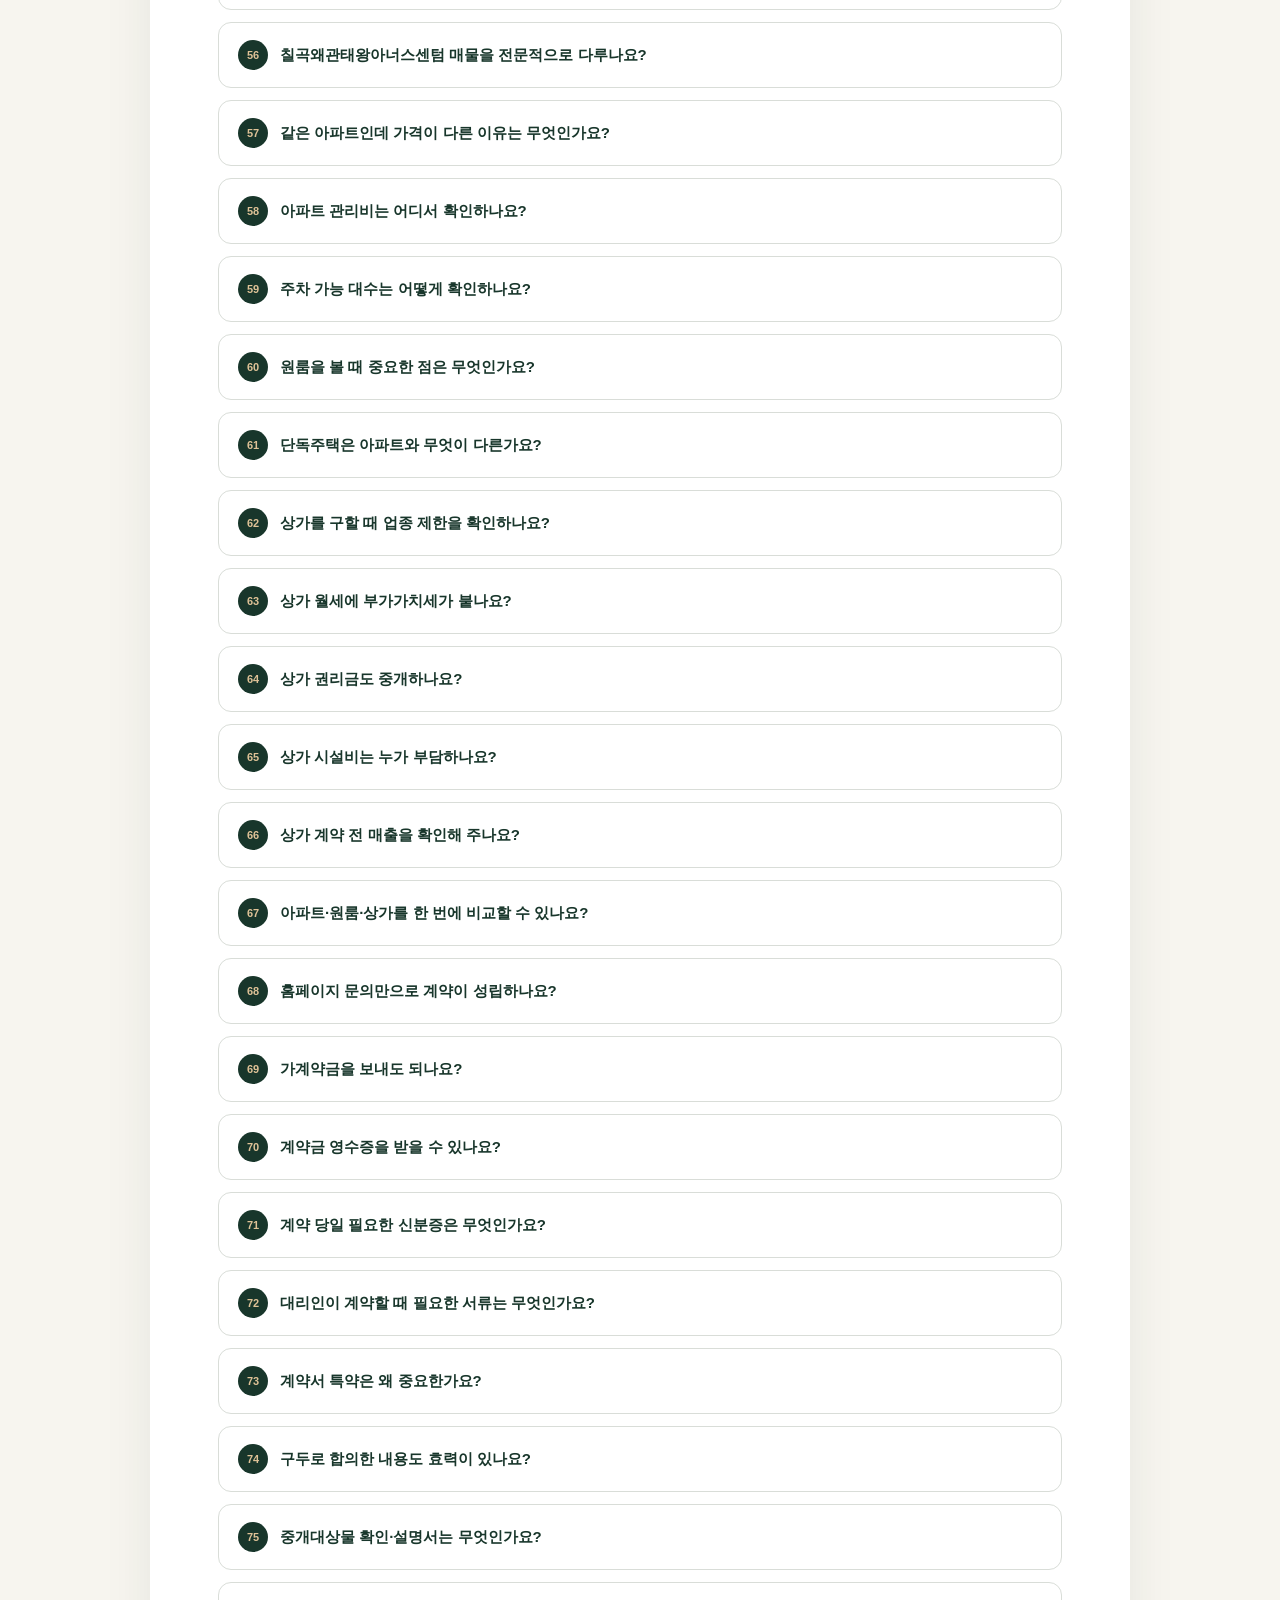
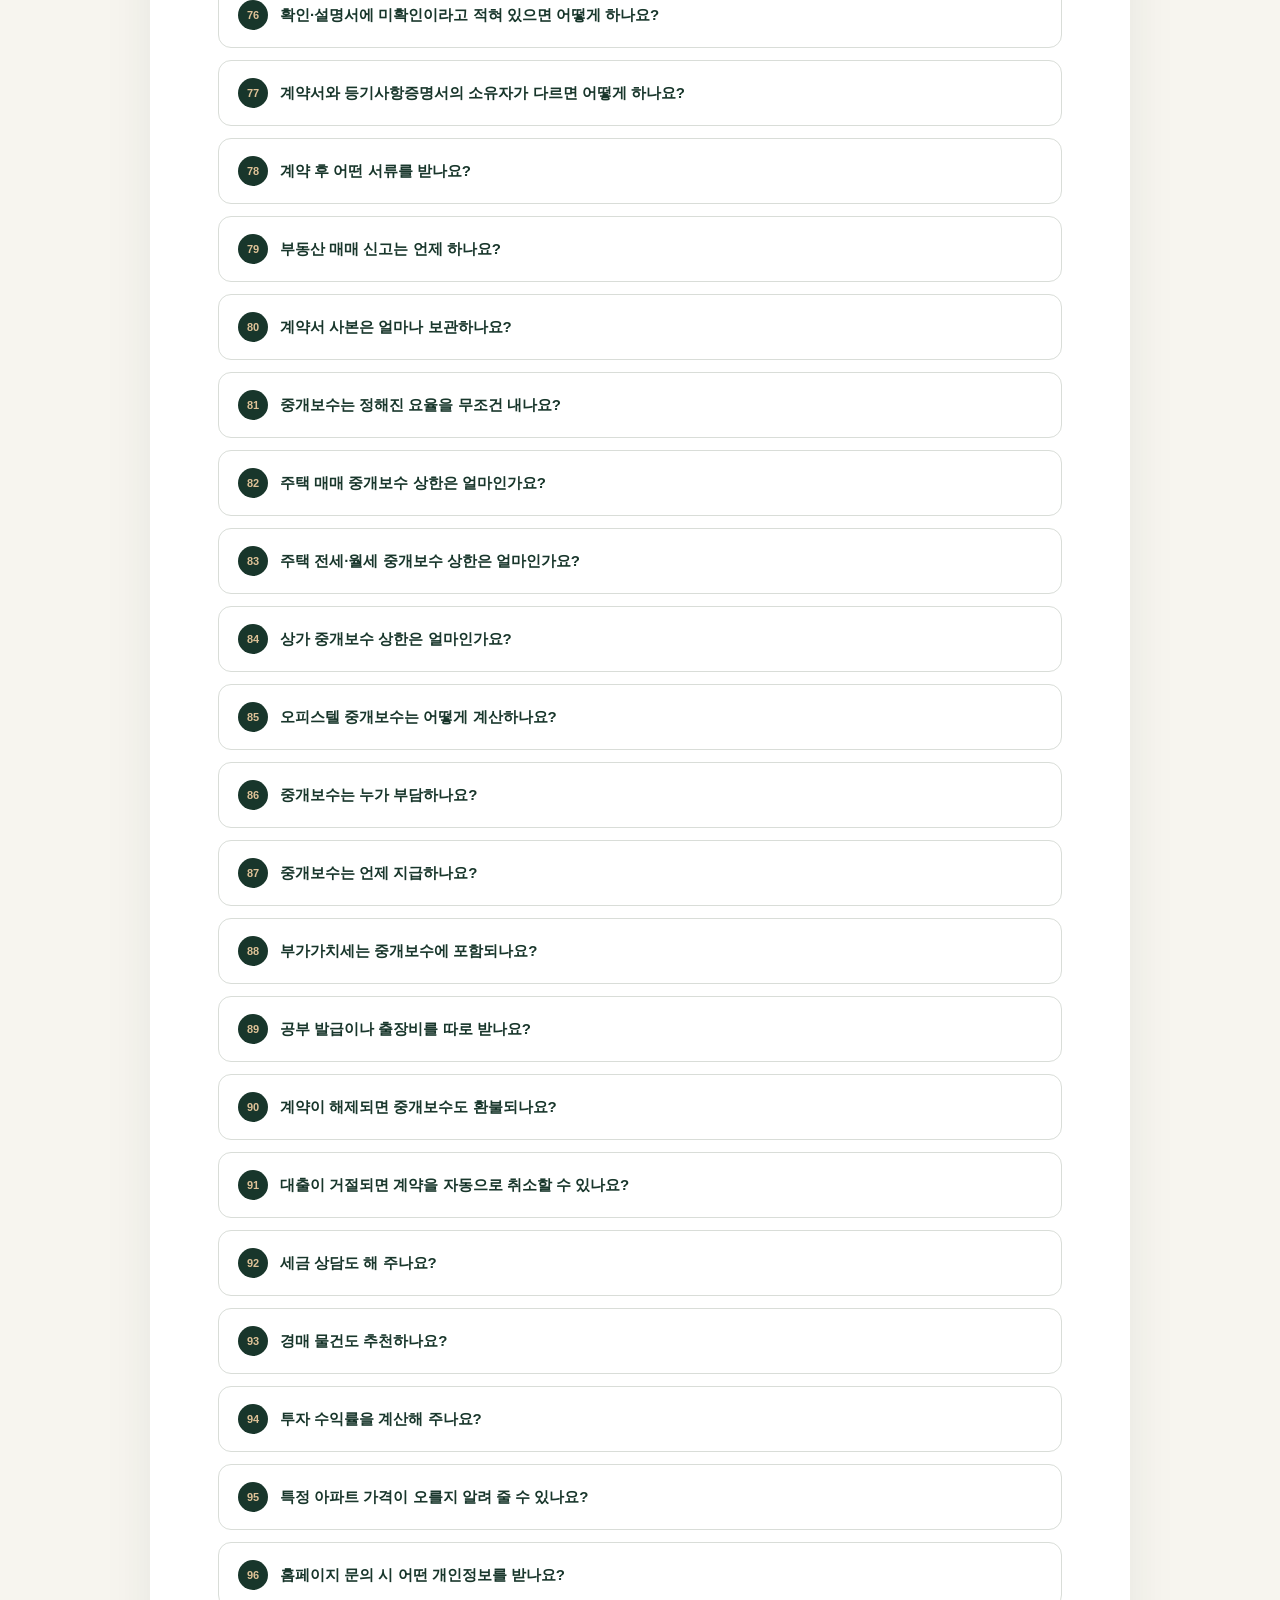
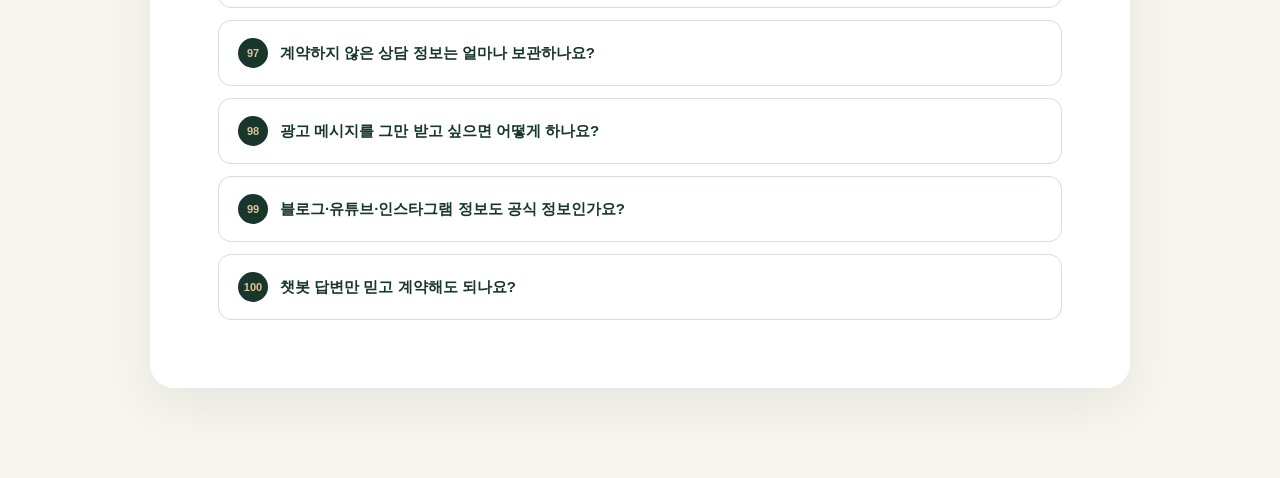
<file: document.html>
<!doctype html>
<html lang="ko">
<head>
  <meta charset="utf-8">
  <meta name="viewport" content="width=device-width,initial-scale=1">
  <meta name="theme-color" content="#18362b">
  <title>태왕아너스부동산 문서</title>
  <link rel="stylesheet" href="styles.css">
</head>
<body class="document-body">
  <a class="skip-link" href="#document-content">본문으로 바로가기</a>
  <header class="site-header">
    <div class="header-inner container">
      <a class="brand" href="index.html">
        <span class="brand-mark" aria-hidden="true">▦</span>
        <span class="brand-copy"><strong>태왕아너스부동산</strong><small>HONORS REAL ESTATE BROKERAGE</small></span>
      </a>
      <a class="button button-small" href="index.html">홈으로</a>
    </div>
  </header>

  <main class="document-shell" id="document-content">
    <div class="document-toolbar">
      <a href="index.html">← 홈페이지로 돌아가기</a>
      <input class="document-search" id="document-search" type="search" placeholder="FAQ 검색" aria-label="문서 검색">
    </div>
    <article class="markdown-content" id="markdown-content">
      <p class="loading">문서를 불러오고 있습니다.</p>
    </article>
  </main>
  <script src="document.js" defer></script>
</body>
</html>
</file>
<file: styles.css>
:root {
  --forest: #18362b;
  --forest-dark: #0e221a;
  --forest-soft: #27453a;
  --gold: #b07b31;
  --gold-light: #dfc297;
  --charcoal: #24312c;
  --muted: #6c7b74;
  --ivory: #f7f5ef;
  --sand: #efece1;
  --mint: #e3f2eb;
  --white: #fff;
  --line: #d9ddd8;
  --shadow: 0 18px 50px rgba(24, 54, 43, .08);
  --radius-sm: 10px;
  --radius: 18px;
  --radius-lg: 28px;
  --container: 1200px;
}

*, *::before, *::after { box-sizing: border-box; }
html { scroll-behavior: smooth; scroll-padding-top: 88px; }
body {
  margin: 0;
  color: var(--charcoal);
  background: var(--white);
  font-family: Pretendard, "Noto Sans KR", "Apple SD Gothic Neo", "Malgun Gothic", sans-serif;
  line-height: 1.65;
  -webkit-font-smoothing: antialiased;
}
body.nav-open { overflow: hidden; }
img { display: block; width: 100%; height: auto; }
a { color: inherit; text-decoration: none; }
button, input, textarea, select { font: inherit; }
button { color: inherit; }
h1, h2, h3, p, blockquote, dl, dd { margin-top: 0; }
h1, h2, h3 { color: var(--forest-dark); line-height: 1.25; letter-spacing: -.025em; }
p { margin-bottom: 0; }

.container { width: min(calc(100% - 40px), var(--container)); margin-inline: auto; }
.container.narrow { max-width: 880px; }
.section { padding: 94px 0; }
.section-ivory { background: var(--ivory); }
.sr-only { position: absolute; width: 1px; height: 1px; padding: 0; margin: -1px; overflow: hidden; clip: rect(0, 0, 0, 0); white-space: nowrap; border: 0; }
.skip-link { position: fixed; top: -100px; left: 16px; z-index: 1000; padding: 10px 16px; background: var(--forest); color: white; border-radius: 8px; }
.skip-link:focus { top: 12px; }

.site-header { position: sticky; top: 0; z-index: 100; min-height: 78px; background: rgba(255,255,255,.96); border-bottom: 1px solid rgba(24,54,43,.08); backdrop-filter: blur(14px); }
.header-inner { min-height: 78px; display: flex; align-items: center; gap: 30px; }
.brand { display: inline-flex; align-items: center; gap: 10px; flex: 0 0 auto; }
.brand-mark { width: 38px; height: 38px; border-radius: 11px; display: grid; place-items: center; background: var(--forest); color: var(--gold-light); font-size: 22px; font-weight: 800; }
.brand-copy { display: flex; flex-direction: column; line-height: 1.15; }
.brand-copy strong { color: var(--forest); font-size: 18px; letter-spacing: -.03em; }
.brand-copy small { margin-top: 5px; color: var(--muted); font-size: 9px; font-weight: 700; letter-spacing: .08em; }
.primary-nav { margin-left: auto; display: flex; align-items: center; gap: 22px; }
.primary-nav a { position: relative; padding: 28px 0 24px; color: #47534e; font-size: 14px; font-weight: 700; white-space: nowrap; }
.primary-nav a::after { content: ""; position: absolute; left: 50%; right: 50%; bottom: 18px; height: 2px; background: var(--gold); transition: .2s ease; }
.primary-nav a:hover::after, .primary-nav a:focus-visible::after { left: 0; right: 0; }
.header-contact { display: flex; align-items: center; gap: 12px; }
.header-rep { color: var(--muted); font-size: 12px; font-weight: 700; white-space: nowrap; }
.nav-toggle { display: none; width: 42px; height: 42px; margin-left: auto; padding: 8px; border: 0; background: transparent; }
.nav-toggle span:not(.sr-only) { display: block; width: 24px; height: 2px; margin: 5px auto; background: var(--forest); transition: .2s ease; }

.button { min-height: 48px; padding: 12px 20px; border: 1px solid var(--forest); border-radius: 12px; display: inline-flex; align-items: center; justify-content: center; gap: 8px; color: white; background: var(--forest); font-size: 14px; font-weight: 800; cursor: pointer; box-shadow: 0 8px 20px rgba(24,54,43,.12); transition: transform .2s ease, background .2s ease, box-shadow .2s ease; }
.button:hover { transform: translateY(-2px); background: var(--forest-dark); box-shadow: 0 12px 26px rgba(24,54,43,.18); }
.button:focus-visible, a:focus-visible, summary:focus-visible, input:focus-visible, select:focus-visible, textarea:focus-visible, button:focus-visible { outline: 3px solid rgba(176,123,49,.42); outline-offset: 3px; }
.button-small { min-height: 42px; padding: 9px 14px; font-size: 12px; }
.button-secondary { color: var(--forest); background: var(--ivory); border-color: var(--sand); box-shadow: none; }
.button-secondary:hover { color: white; background: var(--forest); border-color: var(--forest); }
.button-card { width: 100%; min-height: 44px; margin-top: 18px; font-size: 13px; }
.button-full { width: 100%; border: 0; }

.trust-strip { padding: 8px 0; color: var(--gold-light); background: var(--forest-dark); text-align: center; font-size: 12px; font-weight: 700; letter-spacing: .015em; }
.trust-strip span { margin-right: 7px; }

.hero { min-height: 690px; display: flex; align-items: center; overflow: hidden; }
.hero-grid { display: grid; grid-template-columns: minmax(0, 7fr) minmax(360px, 5fr); gap: 64px; align-items: center; }
.eyebrow { display: inline-flex; align-items: center; gap: 9px; margin-bottom: 22px; padding: 7px 12px; border-radius: 999px; color: var(--forest); background: var(--mint); font-size: 13px; font-weight: 800; }
.eyebrow span { width: 8px; height: 8px; border-radius: 50%; background: var(--gold); }
.hero h1 { max-width: 740px; margin-bottom: 20px; font-size: clamp(38px, 5vw, 60px); }
.hero h1 em { color: var(--gold); font-style: normal; }
.lead { max-width: 720px; color: var(--muted); font-size: 18px; line-height: 1.8; }
.credential-grid { display: grid; grid-template-columns: repeat(3, 1fr); gap: 12px; max-width: 520px; margin: 30px 0; }
.credential-grid div { padding: 16px; border-radius: 14px; background: var(--ivory); }
.credential-grid dt { color: var(--muted); font-size: 12px; }
.credential-grid dd { margin: 2px 0 0; color: var(--forest); font-size: 20px; font-weight: 900; }
.credential-grid small { color: var(--gold); font-size: 11px; font-weight: 700; }
.hero-actions { display: flex; flex-wrap: wrap; gap: 10px; }

.profile-card { padding: 28px; border-radius: 26px; background: var(--ivory); box-shadow: var(--shadow); }
.profile-image-wrap { position: relative; height: 345px; border-radius: 18px; overflow: hidden; background: var(--sand); }
.profile-image-wrap img { height: 100%; object-fit: cover; object-position: center 20%; }
.profile-badge { position: absolute; left: 14px; bottom: 14px; padding: 7px 11px; border-radius: 999px; color: white; background: rgba(14,34,26,.9); font-size: 12px; font-weight: 800; }
.profile-card blockquote { margin: 18px 0; padding: 17px; border-radius: 14px; color: #4a5651; background: white; font-size: 14px; font-style: italic; }
.profile-card h2 { margin-bottom: 10px; font-size: 13px; text-transform: uppercase; letter-spacing: .06em; }
.check-list { list-style: none; margin: 0; padding: 0; }
.check-list li { position: relative; padding-left: 24px; margin-top: 8px; color: var(--muted); font-size: 13px; }
.check-list li::before { content: "✓"; position: absolute; left: 0; color: var(--gold); font-weight: 900; }

.section-heading { max-width: 760px; margin: 0 auto 42px; text-align: center; }
.section-heading > span { display: block; margin-bottom: 8px; color: var(--gold); font-size: 12px; font-weight: 900; letter-spacing: .1em; }
.section-heading h2 { margin-bottom: 12px; font-size: clamp(29px, 4vw, 40px); }
.section-heading p { color: var(--muted); font-size: 16px; }
.section-heading.align-left { max-width: none; margin-left: 0; text-align: left; }

.service-grid { display: grid; grid-template-columns: repeat(4, minmax(0,1fr)); gap: 22px; }
.service-card { min-height: 500px; padding: 26px; display: flex; flex-direction: column; border: 1px solid rgba(24,54,43,.07); border-radius: var(--radius); background: white; box-shadow: 0 5px 22px rgba(24,54,43,.04); transition: transform .25s ease, box-shadow .25s ease; }
.service-card:hover { transform: translateY(-5px); box-shadow: var(--shadow); }
.icon-box { width: 48px; height: 48px; margin-bottom: 20px; display: grid; place-items: center; border-radius: 13px; color: var(--forest); background: var(--mint); font-size: 22px; font-weight: 900; }
.icon-box.small { width: 38px; height: 38px; margin: 0; flex: 0 0 auto; color: var(--gold-light); background: var(--forest); }
.card-kicker { color: var(--gold); font-size: 11px; font-weight: 900; }
.service-card h3 { margin: 7px 0 12px; font-size: 21px; }
.service-card p { color: var(--muted); font-size: 14px; }
.dot-list { margin: 20px 0 24px; padding: 0; list-style: none; }
.dot-list li { position: relative; padding-left: 15px; margin-top: 10px; color: #3f4d47; font-size: 12px; font-weight: 650; }
.dot-list li::before { content: ""; position: absolute; left: 0; top: 9px; width: 5px; height: 5px; border-radius: 50%; background: var(--gold); }
.tag-line { margin-top: auto; padding: 9px 10px; border-radius: 9px; color: var(--muted); background: var(--ivory); font-size: 11px; }
.notice-card { margin-top: 30px; padding: 20px 24px; display: flex; align-items: flex-start; gap: 14px; border-radius: 14px; background: #dceee5; font-size: 13px; }
.notice-icon { width: 24px; height: 24px; flex: 0 0 auto; display: grid; place-items: center; border: 2px solid var(--gold); border-radius: 50%; color: var(--gold); font-family: Georgia, serif; font-weight: 900; }
.notice-card strong { display: block; margin-bottom: 3px; color: var(--forest); }

.property-grid { display: grid; grid-template-columns: repeat(4, minmax(0,1fr)); gap: 22px; }
.property-card { padding: 22px; display: flex; flex-direction: column; border-radius: var(--radius); background: var(--ivory); box-shadow: 0 5px 20px rgba(24,54,43,.05); }
.property-top { display: flex; align-items: center; justify-content: space-between; gap: 8px; color: var(--muted); font-size: 10px; }
.status-chip { padding: 4px 8px; border-radius: 6px; color: white; background: var(--forest); font-size: 11px; font-weight: 900; }
.status-chip.gold { background: var(--gold); }
.property-card h3 { margin: 16px 0 3px; font-size: 21px; }
.property-place { color: var(--muted); font-size: 12px; }
.property-card dl { margin: 18px 0; padding: 13px; border-radius: 12px; background: white; }
.property-card dl div { display: flex; justify-content: space-between; gap: 12px; padding: 5px 0; font-size: 11px; }
.property-card dt { color: var(--muted); }
.property-card dd { margin: 0; color: var(--forest); font-weight: 800; text-align: right; }
.property-card > p:last-of-type { color: var(--muted); font-size: 12px; }
.section-footnote { margin-top: 28px; color: var(--muted); font-size: 12px; text-align: center; }

.standards { color: white; background: var(--forest-dark); }
.section-heading.inverse h2 { color: white; }
.section-heading.inverse p { color: #cbd8d2; }
.standard-grid { display: grid; grid-template-columns: repeat(3, 1fr); gap: 22px; }
.standard-grid article { min-height: 190px; padding: 28px; border-radius: var(--radius); background: rgba(255,255,255,.08); }
.standard-grid article > span { color: var(--gold-light); font-size: 23px; font-weight: 900; font-style: italic; }
.standard-grid h3 { display: inline; margin-left: 10px; color: white; font-size: 20px; }
.standard-grid p { margin-top: 16px; color: #cbd8d2; font-size: 14px; }

.process-grid { margin: 0; padding: 0; display: grid; grid-template-columns: repeat(7, minmax(0,1fr)); gap: 12px; list-style: none; counter-reset: process; }
.process-grid li { min-height: 300px; padding: 18px 14px; display: flex; flex-direction: column; border-radius: 15px; background: white; box-shadow: 0 4px 18px rgba(24,54,43,.04); }
.process-grid b { width: 30px; height: 30px; display: grid; place-items: center; border-radius: 50%; color: white; background: var(--forest); font-size: 12px; }
.process-grid li:last-child b { background: var(--gold); }
.process-grid h3 { margin: 17px 0 0; font-size: 16px; }
.process-grid span { color: var(--gold); font-size: 11px; font-weight: 800; }
.process-grid p { margin-top: 14px; color: var(--muted); font-size: 12px; }
.process-grid small { margin-top: auto; padding: 10px; border-radius: 8px; color: #55625d; background: var(--ivory); font-size: 10px; }

.office-grid { display: grid; grid-template-columns: 7fr 5fr; gap: 28px; align-items: stretch; }
.office-gallery { min-width: 0; }
.office-main { height: 430px; margin: 0; overflow: hidden; border-radius: var(--radius); background: #e5e8e6; }
.office-main img { height: 100%; object-fit: cover; }
.office-thumbs { display: grid; grid-template-columns: repeat(3, 1fr); gap: 10px; margin-top: 12px; }
.office-thumb { height: 92px; padding: 0; border: 3px solid transparent; border-radius: 12px; overflow: hidden; background: none; cursor: pointer; }
.office-thumb.active { border-color: var(--gold); }
.office-thumb img { height: 100%; object-fit: cover; }
.office-card { padding: 30px; display: flex; flex-direction: column; justify-content: space-between; border-radius: var(--radius); background: var(--ivory); box-shadow: var(--shadow); }
.office-title { display: flex; gap: 12px; align-items: center; }
.office-title h3 { margin: 0; font-size: 21px; }
.office-title p { color: var(--muted); font-size: 12px; }
.office-details { margin: 28px 0; }
.office-details div { padding: 14px 0; border-bottom: 1px solid rgba(24,54,43,.1); }
.office-details dt { color: var(--forest); font-size: 14px; font-weight: 900; }
.office-details dt span { display: inline-block; min-width: 22px; color: var(--gold); }
.office-details dd { margin: 4px 0 0 26px; color: var(--muted); font-size: 12px; }
.office-call { padding: 17px; display: flex; align-items: center; justify-content: space-between; gap: 12px; border-radius: 13px; background: white; }
.office-call small, .office-call span { display: block; color: var(--muted); font-size: 10px; }
.office-call strong { display: block; color: var(--forest); font-size: 21px; }
.channel-bar { margin-top: 24px; padding: 18px; display: flex; flex-wrap: wrap; align-items: center; gap: 9px; border-radius: 14px; background: var(--ivory); }
.channel-bar strong { margin-right: 7px; color: var(--forest); font-size: 13px; }
.channel-bar a { padding: 7px 11px; border: 1px solid rgba(24,54,43,.08); border-radius: 8px; color: #47534e; background: white; font-size: 11px; font-weight: 800; }
.channel-bar a:hover { border-color: var(--gold); }
.channel-bar .channel-primary { color: white; background: var(--gold); border-color: var(--gold); }

.faq-grid { max-width: 970px; margin: 0 auto; display: grid; grid-template-columns: repeat(2, 1fr); gap: 16px; }
.faq-card { padding: 23px; border-radius: 15px; background: white; box-shadow: 0 4px 16px rgba(24,54,43,.04); }
.faq-card.wide { grid-column: 1 / -1; }
.faq-card summary { display: flex; align-items: center; gap: 11px; color: var(--forest); font-size: 16px; font-weight: 900; cursor: pointer; list-style: none; }
.faq-card summary::-webkit-details-marker { display: none; }
.faq-card summary span { width: 25px; height: 25px; flex: 0 0 auto; display: grid; place-items: center; border-radius: 50%; color: var(--gold-light); background: var(--forest); font-size: 11px; }
.faq-card p { padding: 15px 0 0 36px; color: var(--muted); font-size: 13px; }
.center-action { margin-top: 28px; text-align: center; }

.consultation { background: white; }
.consultation-card { padding: 48px; border-radius: var(--radius-lg); background: var(--ivory); box-shadow: var(--shadow); }
.consultation-card .section-heading { margin-bottom: 28px; }
.form-icon { width: 48px; height: 48px; margin: 0 auto 12px; display: grid!important; place-items: center; border-radius: 14px; color: var(--gold-light)!important; background: var(--forest); font-size: 22px!important; }
.form-grid { display: grid; grid-template-columns: repeat(2, 1fr); gap: 17px; }
.form-grid label { display: block; }
.form-grid label.full { grid-column: 1 / -1; }
.form-grid label > span { display: block; margin-bottom: 7px; color: var(--forest); font-size: 12px; font-weight: 800; }
.form-grid input, .form-grid select, .form-grid textarea { width: 100%; border: 1px solid transparent; border-radius: 11px; color: var(--charcoal); background: white; }
.form-grid input, .form-grid select { height: 49px; padding: 0 14px; }
.form-grid textarea { padding: 14px; resize: vertical; }
.form-grid input:focus, .form-grid select:focus, .form-grid textarea:focus { border-color: var(--gold); outline: 0; box-shadow: 0 0 0 3px rgba(176,123,49,.15); }
.privacy-check { margin: 17px 0; padding: 12px; display: flex; align-items: center; gap: 9px; border-radius: 10px; color: var(--muted); background: var(--mint); font-size: 11px; }
.privacy-check input { width: 16px; height: 16px; accent-color: var(--forest); }
.form-status { min-height: 25px; margin-top: 12px; color: var(--forest); font-size: 12px; font-weight: 800; text-align: center; }
.contact-note { margin-top: 6px; color: var(--muted); font-size: 11px; text-align: center; }
.contact-note a { color: var(--forest); font-weight: 900; text-decoration: underline; }

.site-footer { padding: 65px 0 0; color: #c9d5d0; background: var(--forest-dark); }
.footer-grid { display: grid; grid-template-columns: 1.3fr 1fr 1fr; gap: 50px; padding-bottom: 38px; }
.footer-brand .brand-mark { background: var(--forest-soft); }
.footer-brand .brand-copy strong { color: white; }
.footer-grid > div > p { max-width: 500px; margin-top: 18px; color: #9dafA6; font-size: 13px; }
.footer-contact { padding: 20px; display: flex; flex-direction: column; gap: 8px; border-radius: 13px; background: rgba(255,255,255,.06); font-size: 12px; }
.footer-contact strong { color: var(--gold-light); }
.footer-meta { display: flex; flex-direction: column; gap: 9px; font-size: 12px; }
.footer-meta b { display: block; color: white; }
.footer-bottom { padding: 24px 0 32px; display: flex; justify-content: space-between; gap: 25px; border-top: 1px solid rgba(255,255,255,.08); color: #84968d; font-size: 10px; }
.footer-bottom p { max-width: 750px; }
.footer-bottom nav { display: flex; flex-wrap: wrap; gap: 16px; flex: 0 0 auto; }
.footer-bottom a:hover { color: white; }
.mobile-actions { display: none; }

.reveal { opacity: 0; transform: translateY(18px); transition: opacity .55s ease, transform .55s ease; }
.reveal.visible { opacity: 1; transform: none; }
@media (prefers-reduced-motion: reduce) {
  html { scroll-behavior: auto; }
  *, *::before, *::after { animation-duration: .01ms!important; transition-duration: .01ms!important; }
  .reveal { opacity: 1; transform: none; }
}

/* Document viewer */
.document-body { background: var(--ivory); }
.document-shell { width: min(calc(100% - 40px), 980px); margin: 54px auto 90px; padding: clamp(28px, 6vw, 68px); border-radius: 24px; background: white; box-shadow: var(--shadow); }
.document-toolbar { display: flex; align-items: center; justify-content: space-between; gap: 18px; margin-bottom: 38px; padding-bottom: 22px; border-bottom: 1px solid var(--line); }
.document-toolbar a { color: var(--forest); font-size: 13px; font-weight: 900; }
.document-search { width: min(100%, 320px); height: 44px; padding: 0 14px; border: 1px solid var(--line); border-radius: 10px; }
.markdown-content h1 { font-size: clamp(30px, 5vw, 44px); }
.markdown-content h2 { margin: 46px 0 14px; padding-bottom: 10px; border-bottom: 2px solid var(--mint); font-size: 26px; }
.markdown-content h3 { margin: 28px 0 9px; font-size: 19px; }
.markdown-content p, .markdown-content li { color: #4e5b55; font-size: 15px; }
.markdown-content table { width: 100%; border-collapse: collapse; margin: 20px 0; font-size: 13px; }
.markdown-content th, .markdown-content td { padding: 11px; border: 1px solid var(--line); text-align: left; }
.markdown-content th { color: var(--forest); background: var(--ivory); }
.markdown-content a { color: var(--forest); font-weight: 800; text-decoration: underline; }
.markdown-content blockquote { margin: 20px 0; padding: 18px 22px; border-left: 4px solid var(--gold); background: var(--ivory); }
.faq-result-hidden { display: none!important; }
.loading { color: var(--muted); text-align: center; }
.faq-document-list { margin-top: 30px; display: grid; gap: 12px; }
.faq-doc-entry { border: 1px solid var(--line); border-radius: 13px; background: white; overflow: hidden; }
.faq-doc-entry summary { padding: 17px 19px; display: flex; align-items: center; gap: 12px; color: var(--forest); font-size: 15px; font-weight: 900; cursor: pointer; list-style: none; }
.faq-doc-entry summary::-webkit-details-marker { display: none; }
.faq-doc-entry summary span { min-width: 30px; height: 30px; display: grid; place-items: center; border-radius: 50%; color: var(--gold-light); background: var(--forest); font-size: 11px; }
.faq-doc-entry p { margin: 0; padding: 0 20px 20px 61px; color: var(--muted); }

@media (max-width: 1100px) {
  .primary-nav { gap: 14px; }
  .primary-nav a { font-size: 12px; }
  .header-rep { display: none; }
  .hero-grid { gap: 35px; }
  .service-grid, .property-grid { grid-template-columns: repeat(2, 1fr); }
  .service-card { min-height: 455px; }
  .process-grid { grid-template-columns: repeat(4, 1fr); }
  .process-grid li { min-height: 260px; }
}

@media (max-width: 820px) {
  html { scroll-padding-top: 72px; }
  .container { width: min(calc(100% - 32px), var(--container)); }
  .section { padding: 72px 0; }
  .site-header, .header-inner { min-height: 70px; }
  .nav-toggle { display: block; }
  .primary-nav { position: fixed; inset: 70px 0 auto; max-height: 0; padding: 0 20px; display: flex; flex-direction: column; align-items: stretch; gap: 0; overflow: hidden; background: white; box-shadow: 0 16px 30px rgba(24,54,43,.12); transition: max-height .25s ease, padding .25s ease; }
  .primary-nav.open { max-height: 480px; padding-top: 10px; padding-bottom: 20px; }
  .primary-nav a { padding: 13px 4px; border-bottom: 1px solid var(--line); }
  .primary-nav a::after { display: none; }
  .header-contact { display: none; }
  .hero { min-height: auto; }
  .hero-grid { grid-template-columns: 1fr; }
  .hero-copy { text-align: center; }
  .eyebrow { margin-inline: auto; }
  .lead { margin-inline: auto; font-size: 16px; }
  .credential-grid { margin-inline: auto; }
  .hero-actions { justify-content: center; }
  .profile-card { max-width: 570px; margin: 0 auto; }
  .profile-image-wrap { height: 430px; }
  .standard-grid { grid-template-columns: repeat(2, 1fr); }
  .process-grid { grid-template-columns: repeat(2, 1fr); }
  .office-grid { grid-template-columns: 1fr; }
  .office-main { height: 390px; }
  .footer-grid { grid-template-columns: 1fr 1fr; }
  .footer-grid > div:first-child { grid-column: 1 / -1; }
  .footer-bottom { flex-direction: column; }
  .mobile-actions { position: fixed; z-index: 90; left: 12px; right: 12px; bottom: 12px; padding: 7px; display: grid; grid-template-columns: 1fr 1fr; gap: 7px; border: 1px solid rgba(255,255,255,.12); border-radius: 14px; background: rgba(14,34,26,.96); box-shadow: 0 12px 34px rgba(0,0,0,.24); backdrop-filter: blur(12px); }
  .mobile-actions a { min-height: 42px; display: grid; place-items: center; border-radius: 9px; color: white; background: var(--forest-soft); font-size: 12px; font-weight: 900; }
  .mobile-actions a:last-child { background: var(--gold); }
  .site-footer { padding-bottom: 78px; }
}

@media (max-width: 600px) {
  .container { width: min(calc(100% - 24px), var(--container)); }
  .section { padding: 58px 0; }
  .brand-copy strong { font-size: 16px; }
  .brand-copy small { font-size: 8px; }
  .trust-strip { padding-inline: 12px; font-size: 10px; }
  .hero h1 { font-size: 35px; }
  .credential-grid { width: 100%; grid-template-columns: 1fr; }
  .credential-grid div { display: grid; grid-template-columns: 1fr auto; align-items: center; text-align: left; }
  .credential-grid small { grid-column: 1 / -1; }
  .hero-actions .button { width: 100%; }
  .profile-card { padding: 18px; }
  .profile-image-wrap { height: 380px; }
  .service-grid, .property-grid, .standard-grid, .process-grid, .faq-grid, .form-grid, .footer-grid { grid-template-columns: 1fr; }
  .service-card { min-height: auto; }
  .standard-grid article { min-height: auto; }
  .process-grid li { min-height: 230px; }
  .office-main { height: 280px; }
  .office-thumb { height: 70px; }
  .office-card { padding: 22px; }
  .office-call { align-items: stretch; flex-direction: column; }
  .channel-bar { align-items: stretch; flex-direction: column; }
  .channel-bar a { text-align: center; }
  .faq-card.wide { grid-column: auto; }
  .consultation-card { padding: 25px 18px; }
  .form-grid label.full { grid-column: auto; }
  .document-shell { width: calc(100% - 20px); margin-top: 16px; padding: 24px 17px; border-radius: 16px; }
  .document-toolbar { align-items: stretch; flex-direction: column; }
  .document-search { width: 100%; }
  .markdown-content table { display: block; overflow-x: auto; white-space: nowrap; }
}
</file>
